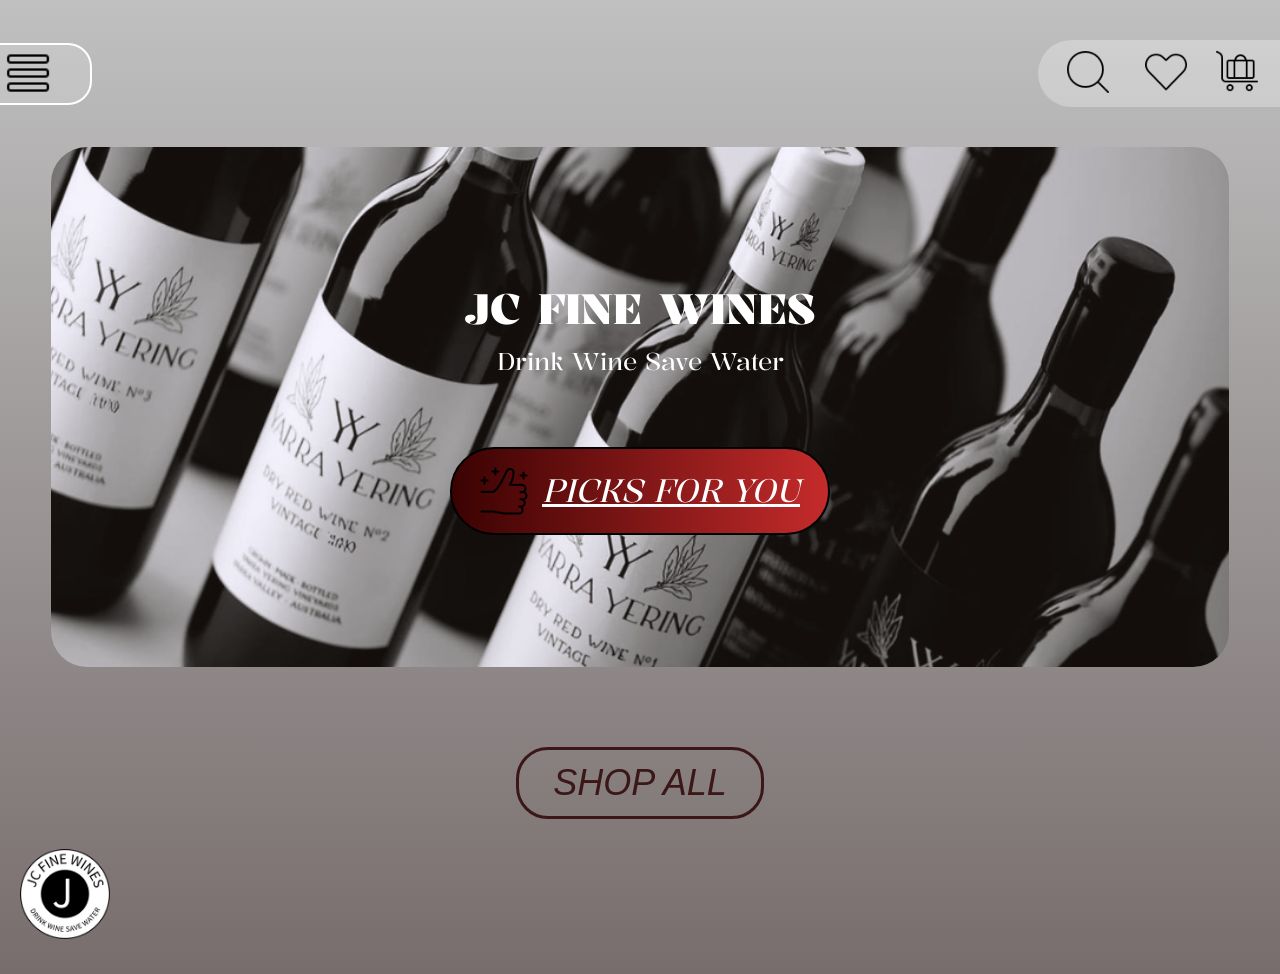
<file: index.html>
<!DOCTYPE html>
<html lang="en">
<head>
    <meta charset="UTF-8">
    <meta name="viewport" content="width=device-width, initial-scale=1.0">
    <title>
        JC Fine Wines
    </title>

    <!-- Kalnia font -->
    <link rel="preconnect" href="https://fonts.googleapis.com">
    <link rel="preconnect" href="https://fonts.gstatic.com" crossorigin>
    <link href="https://fonts.googleapis.com/css2?family=Kalnia:wght@100..700&display=swap" rel="stylesheet">
    
    <link rel="stylesheet" href="website.css">
</head>
<body>
    <!-- two different navigation bar version in differtent version-->
    <header class="mobile-nav">
        <!-- left menu -->
        <a href="filters.html" class="menu">
            <img src="images/menu.png" alt="menu">
        </a>
        <!-- right icons -->
        <!-- using div to collect the 3 icons -->
         <div class="nav-icons">
            <button>
                <img src="images/search.png" alt="search">
            </button>
            <button>
            <img src="images/like.png" alt="like">
            </button>
            <a href="cart.html" class="cart-icon">
                <img src="images/cart.png" alt="cart">
            </a>
         </div>     
    </header>
    
    <!--  main section -->
    <main class="home-page">
        <!-- Hero Section -->
         <section class="hero">
            <!-- text + button -->
            <div class="hero-content">
                <h1>JC FINE WINES</h1>
                <p>Drink Wine Save Water</p>
                <a href="PFUQ1.html" class="primary-btn">
                    <img src="images/thumb.png" alt="thumbup">
                    PICKS FOR YOU
                </a>
            </div>
        </section>

        <!-- Shop Section -->
        <section class="shop">
            <button class="secondary-btn">
                SHOP ALL
            </button>
        </section>
        <footer class="footer-logo">
            <a href="index.html">
            <img src="images/logo.png" alt="JC Fine Wines logo">
            </a>
        </footer>
    </main>
</body>
</html>
</file>
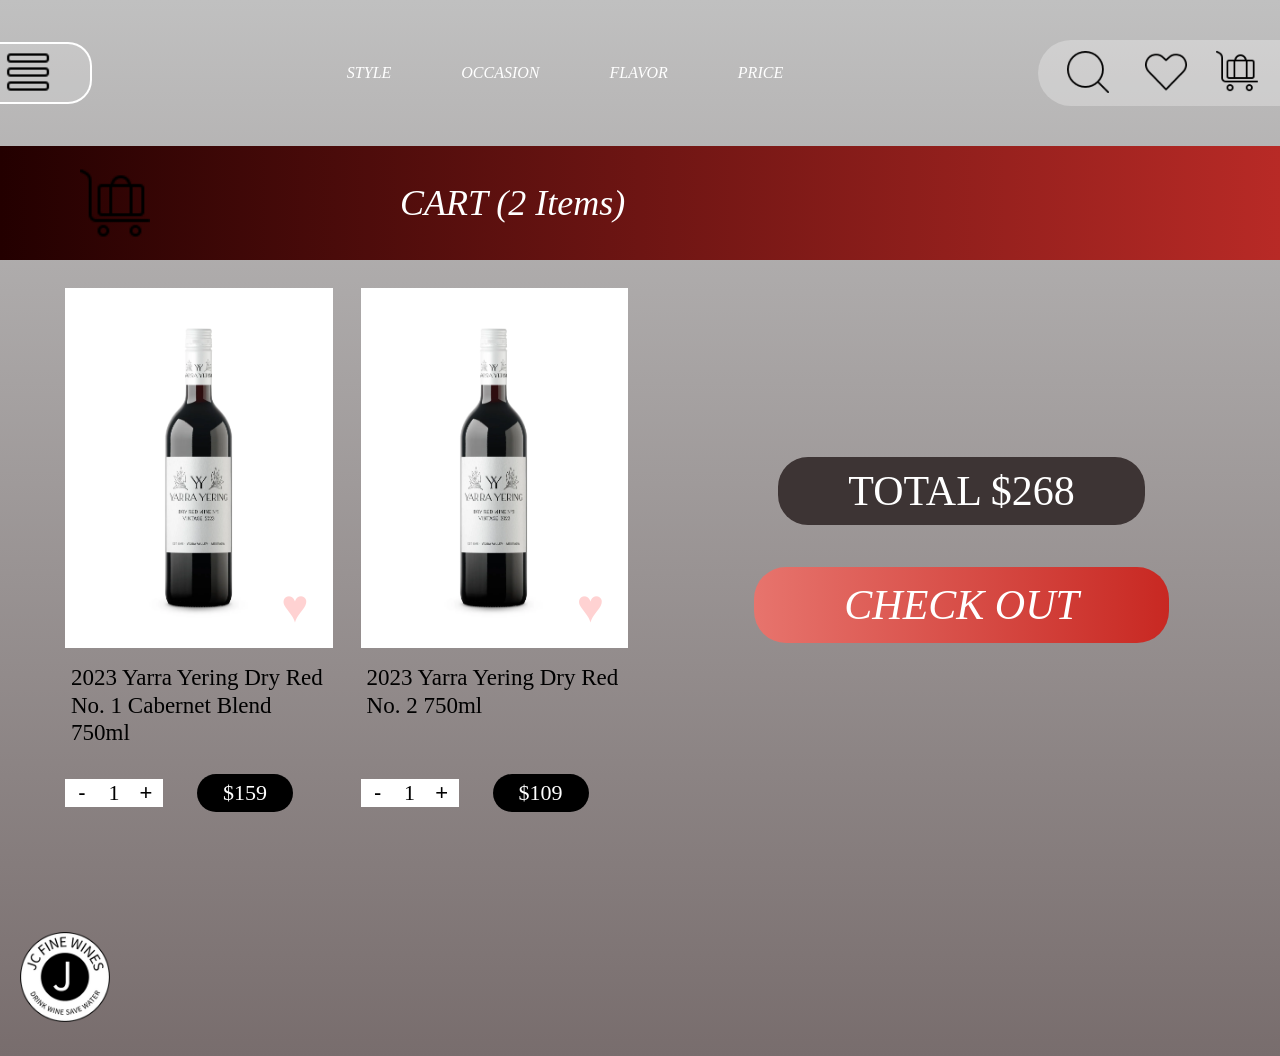
<file: cart.html>
<!DOCTYPE html>
<html lang="en">
<head>
    <meta charset="UTF-8">
    <meta name="viewport" content="width=device-width, initial-scale=1.0">
    <title>Cart</title>

    <link rel="stylesheet" href="website.css">
</head>

<body>
    <header class="mobile-nav">
        <a href="filters.html" class="menu">
            <img src="images/menu.png" alt="filter">
        </a>

        <nav class="desktop-filter-nav">
            <a href="filters.html">STYLE</a>
            <a href="filters.html">OCCASION</a>
            <a href="filters.html">FLAVOR</a>
            <a href="filters.html">PRICE</a>
        </nav>

        <div class="nav-icons">
            <button><img src="images/search.png" alt="search"></button>
            <button><img src="images/like.png" alt="like"></button>
            <a href="cart.html" class="cart-icon">
                <img src="images/cart.png" alt="cart">
            </a>
        </div>
    </header>

    <main class="cart-sec">
        <section class="cart-title-bar">
            <img src="images/cart.png" alt="cart">
            <h1>CART (2 Items) </h1>
        </section>

        <section class="cart-content">
            <div class="cart-items">
                <article class="cart-item">
                    <div class="cart-image-box">
                        <img src="images/2023YarraYeringDryRedNo.1CabernetBlend750ml (1).webp" alt="Yarra Yering wine">
                        <button class="cart-heart">♥</button>
                    </div>

                    <h2>2023 Yarra Yering Dry Red No. 1 Cabernet Blend 750ml</h2>

                    <div class="cart-row">
                        <div class="cart-quantity">
                            <button>-</button>
                            <p>1</p>
                            <button>+</button>
                        </div>

                        <p class="cart-price">$159</p>
                    </div>
                </article>

                <article class="cart-item">
                    <div class="cart-image-box">
                        <img src="images/2023YarraYeringDryRedNo.2 (1).webp" alt="Yarra Yering wine">
                        <button class="cart-heart">♥</button>
                    </div>

                    <h2>2023 Yarra Yering Dry Red No. 2 750ml</h2>

                    <div class="cart-row">
                        <div class="cart-quantity">
                            <button>-</button>
                            <p>1</p>
                            <button>+</button>
                        </div>

                        <p class="cart-price">$109</p>
                    </div>
                </article>
            </div>

            <aside class="cart-summary">
                <p class="cart-total">TOTAL $268</p>
                <a href="checkout.html" class="checkout-btn">CHECK OUT</a>
            </aside>
        </section>
    </main>
    <script src="cart.js"></script>
    <footer class="footer-logo">
            <a href="index.html">
            <img src="images/logo.png" alt="JC Fine Wines logo">
            </a>
        </footer>
</body>
</html>
</file>
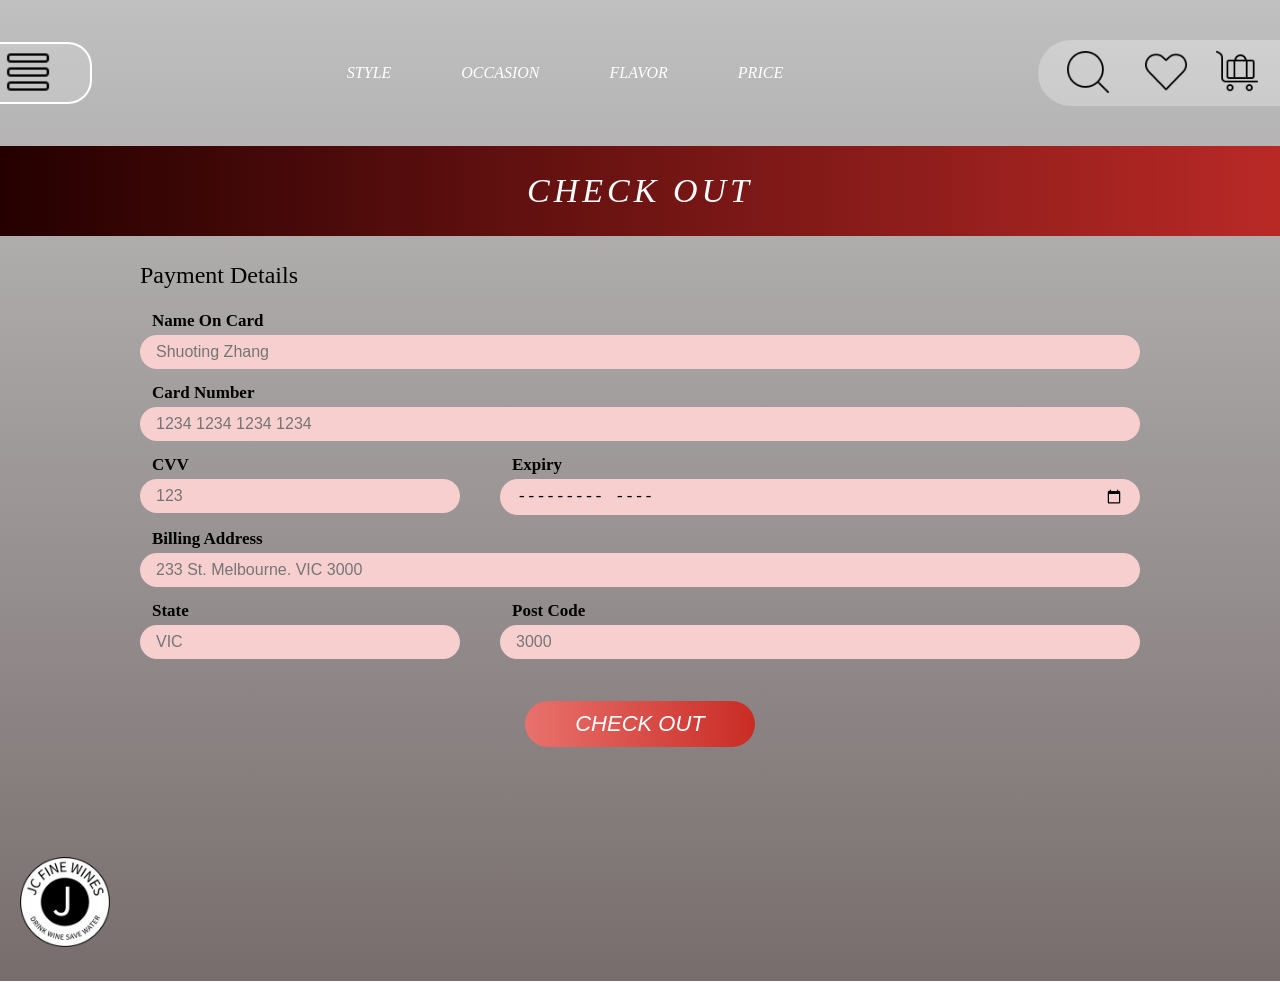
<file: checkout.html>
<!DOCTYPE html>
<html lang="en">
<head>
    <meta charset="UTF-8">
    <meta name="viewport" content="width=device-width, initial-scale=1.0">
    <title>Checkout</title>

    <link rel="stylesheet" href="website.css">
</head>

<body>
    <header class="mobile-nav">
        <a href="filters.html" class="menu">
            <img src="images/menu.png" alt="filter">
        </a>

        <nav class="desktop-filter-nav">
            <a href="filters.html">STYLE</a>
            <a href="filters.html">OCCASION</a>
            <a href="filters.html">FLAVOR</a>
            <a href="filters.html">PRICE</a>
        </nav>

        <div class="nav-icons">
            <button><img src="images/search.png" alt="search"></button>
            <button><img src="images/like.png" alt="like"></button>
            <a href="cart.html" class="cart-icon">
                <img src="images/cart.png" alt="cart">
            </a>
        </div>
    </header>

    <main class="checkout-sec">
        <section class="checkout-title-bar">
            <h1>CHECK OUT</h1>
        </section>

        <form class="checkout-form" action="confirmation.html">
            <h2>Payment Details</h2>

            <label for="card-name">Name On Card</label>
            <input id="card-name" type="text" placeholder="Shuoting Zhang">

            <label for="card-number">Card Number</label>
            <input id="card-number" type="number" placeholder="1234 1234 1234 1234">

            <div class="form-row">
                <div class="small-field">
                    <label for="cvv">CVV</label>
                    <input id="cvv" type="number" placeholder="123">
                </div>

                <div class="large-field">
                    <label for="expiry">Expiry</label>
                    <input id="expiry" type="month" placeholder="01/01/2026">
                </div>
            </div>

            <label for="address">Billing Address</label>
            <input id="address" type="text" placeholder="233 St. Melbourne. VIC 3000">

            <div class="form-row">
                <div class="small-field">
                    <label for="state">State</label>
                    <input id="state" type="text" placeholder="VIC">
                </div>

                <div class="large-field">
                    <label for="postcode">Post Code</label>
                    <input id="postcode" type="number" placeholder="3000">
                </div>
            </div>

            <button class="checkout-submit" type="submit">CHECK OUT</button>
        </form>
    </main>
    <script src="checkout.js"></script>
    <footer class="footer-logo">
            <a href="index.html">
            <img src="images/logo.png" alt="JC Fine Wines logo">
            </a>
        </footer>
</body>
</html>
</file>
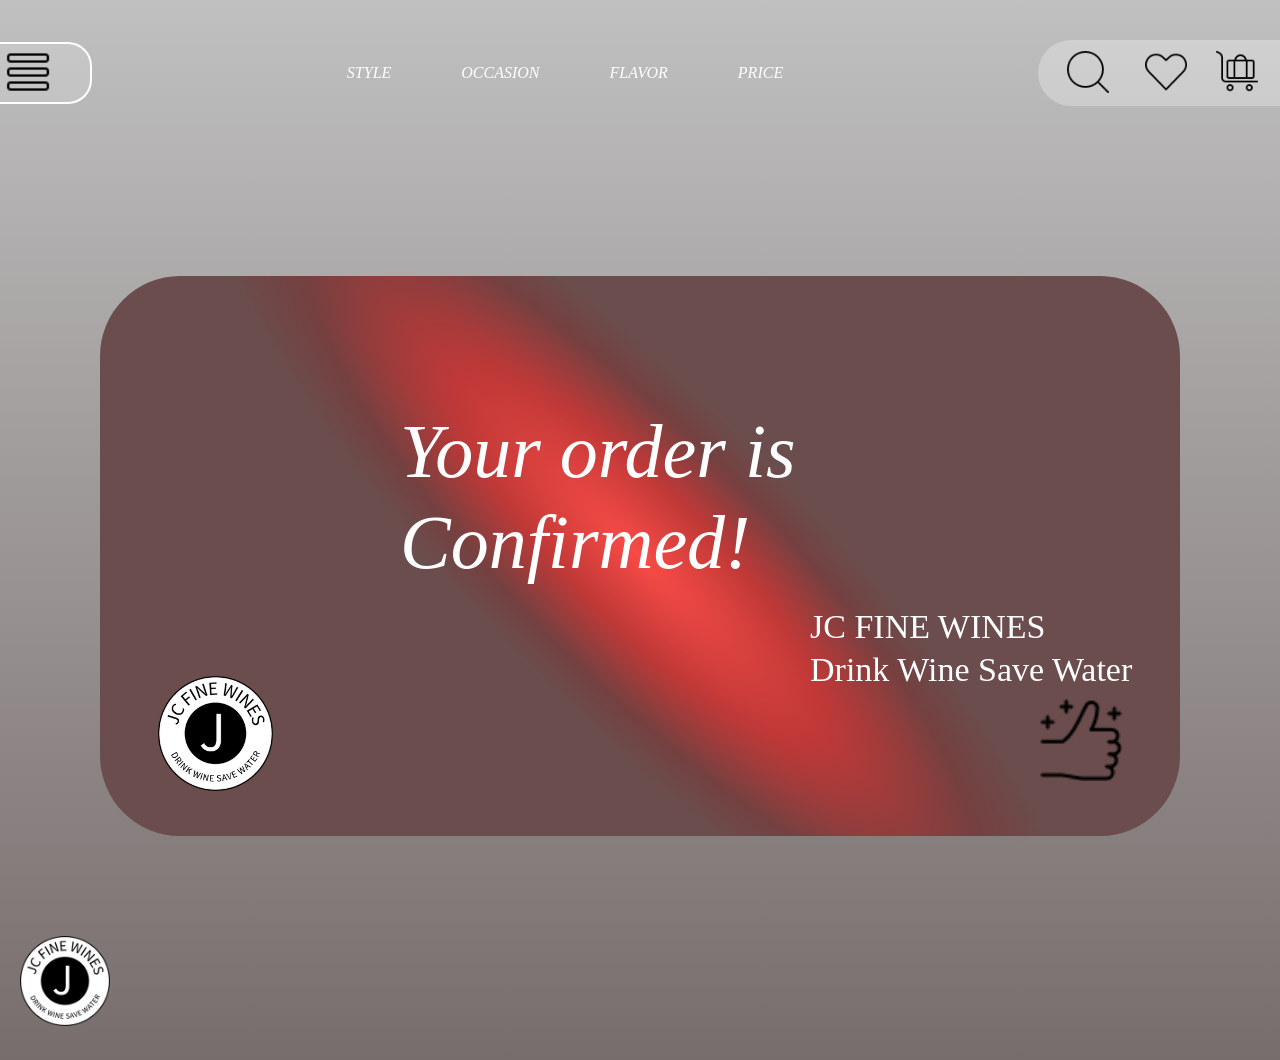
<file: confirmation.html>
<!DOCTYPE html>
<html lang="en">
<head>
    <meta charset="UTF-8">
    <meta name="viewport" content="width=device-width, initial-scale=1.0">
    <title>Order Confirmed</title>

    <link rel="stylesheet" href="website.css">
</head>

<body>
    <header class="mobile-nav">
        <a href="filters.html" class="menu">
            <img src="images/menu.png" alt="filter">
        </a>

        <nav class="desktop-filter-nav">
            <a href="filters.html">STYLE</a>
            <a href="filters.html">OCCASION</a>
            <a href="filters.html">FLAVOR</a>
            <a href="filters.html">PRICE</a>
        </nav>

        <div class="nav-icons">
            <button><img src="images/search.png" alt="search"></button>
            <button><img src="images/like.png" alt="like"></button>
            <a href="cart.html" class="cart-icon">
                <img src="images/cart.png" alt="cart">
            </a>        
        </div>
    </header>

    <main class="confirmation-sec">
        <section class="confirmation-card">
            <img
                class="confirm-logo"
                src="images/logo.png"
                alt="JC Fine Wines logo"
            >

            <div class="confirmation-glow"></div>

            <div class="confirmation-text">
                <h1>Your order is 
                    <br>Confirmed!</h1>

                <p>
                    JC FINE WINES
                    <br>
                    Drink Wine Save Water
                </p>
            </div>

            <img
                class="confirm-thumb"
                src="images/thumb.png"
                alt="thumb up"
            >
        </section>
    </main>
    <footer class="footer-logo">
            <a href="index.html">
            <img src="images/logo.png" alt="JC Fine Wines logo">
            </a>
    </footer>
</body>
</html>
</file>
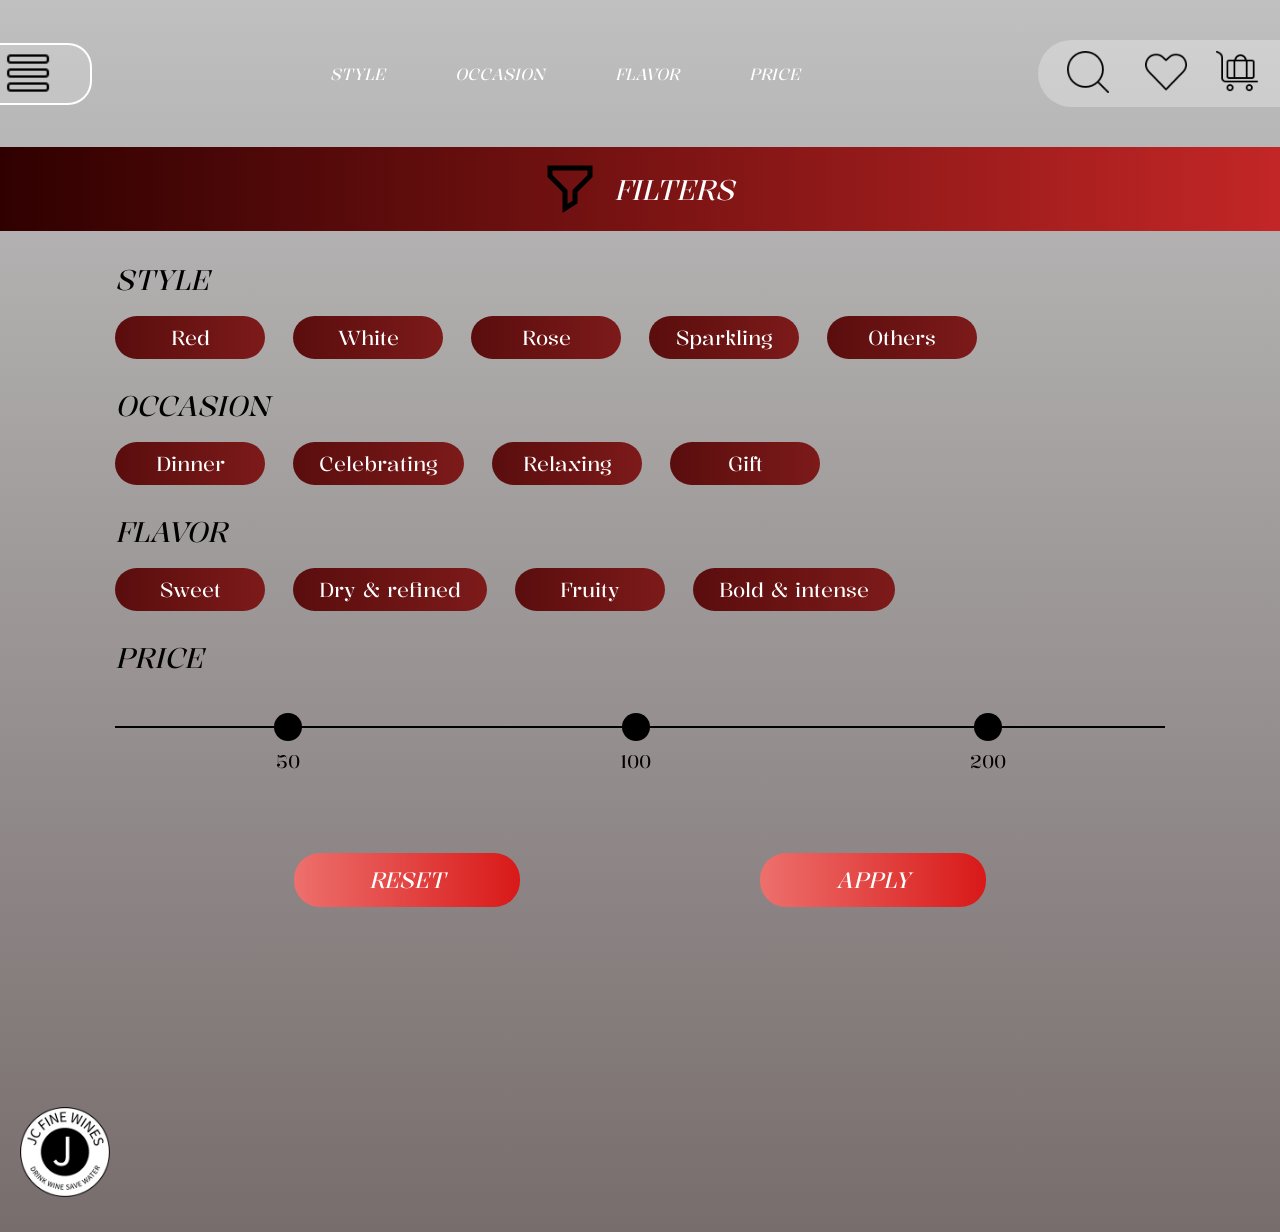
<file: filters.html>
<!DOCTYPE html>
<html lang="en">
<head>
    <meta charset="UTF-8">
    <meta name="viewport" content="width=device-width, initial-scale=1.0">
    <title>Filters</title>

    <!-- Kalnia font -->
    <link rel="preconnect" href="https://fonts.googleapis.com">
    <link rel="preconnect" href="https://fonts.gstatic.com" crossorigin>
    <link href="https://fonts.googleapis.com/css2?family=Kalnia:wght@100..700&display=swap" rel="stylesheet">

    <link rel="stylesheet" href="website.css">
</head>

<body>
    <header class="mobile-nav">
        <a href="filters.html" class="menu">
            <img src="images/menu.png" alt="filter">
        </a>

        <nav class="desktop-filter-nav">
            <a href="#">STYLE</a>
            <a href="#">OCCASION</a>
            <a href="#">FLAVOR</a>
            <a href="#">PRICE</a>
        </nav>

        <div class="nav-icons">
            <button>
                <img src="images/search.png" alt="search">
            </button>
            <button>
                <img src="images/like.png" alt="like">
            </button>
            <a href="cart.html" class="cart-icon">
                <img src="images/cart.png" alt="cart">
            </a>
        </div>
    </header>

    <main class="filters-sec">
        <section class="filter-title-bar">
            <img src="images/filter.svg" alt="filter">
            <h1>FILTERS</h1>
        </section>

        <section class="filter-panel">
            <div class="filter-group">
                <h2>STYLE</h2>

                <div class="filter-options">
                    <button>Red</button>
                    <button>White</button>
                    <button>Rose</button>
                    <button>Sparkling</button>
                    <button>Others</button>
                </div>
            </div>

            <div class="filter-group">
                <h2>OCCASION</h2>

                <div class="filter-options">
                    <button>Dinner</button>
                    <button>Celebrating</button>
                    <button>Relaxing</button>
                    <button>Gift</button>
                </div>
            </div>

            <div class="filter-group">
                <h2>FLAVOR</h2>

                <div class="filter-options">
                    <button>Sweet</button>
                    <button>Dry & refined</button>
                    <button>Fruity</button>
                    <button>Bold & intense</button>
                </div>
            </div>

            <div class="filter-group">
                <h2>PRICE</h2>

                <div class="price-line">
                    <div class="price-point">
                        <span></span>
                        <p>50</p>
                    </div>

                    <div class="price-point">
                        <span></span>
                        <p>100</p>
                    </div>

                    <div class="price-point">
                        <span></span>
                        <p>200</p>
                    </div>
                </div>
            </div>

            <div class="filter-actions">
                <a href="filters.html" class="reset-btn">RESET</a>
                <a href="picks-results.html" class="apply-btn">APPLY</a>
            </div>
        </section>
    </main>

    <footer class="footer-logo">
            <a href="index.html">
            <img src="images/logo.png" alt="JC Fine Wines logo">
            </a>
    </footer>
    <script src="filters.js"></script>
</body>
</html>
</file>
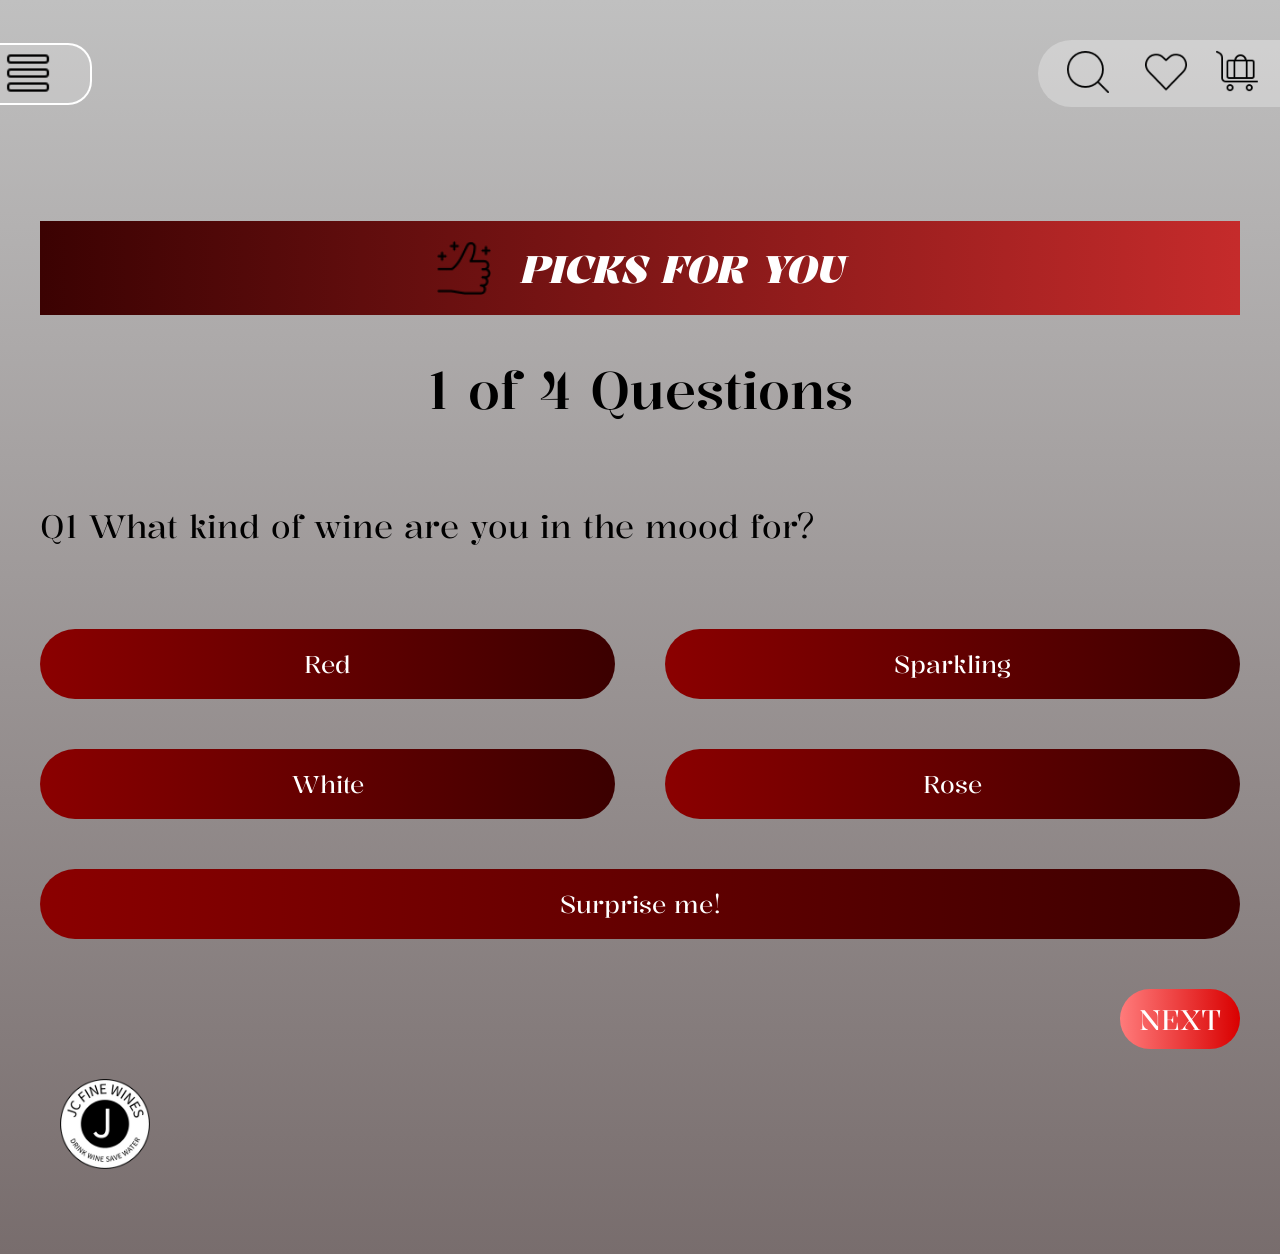
<file: PFUQ1.html>
<!DOCTYPE html>
<html lang="en">
<head>
    <meta charset="UTF-8">
    <meta name="viewport" content="width=device-width, initial-scale=1.0">
    <title>
        Picks For You - Question 1
    </title>

    <!-- Kalnia font -->
    <link rel="preconnect" href="https://fonts.googleapis.com">
    <link rel="preconnect" href="https://fonts.gstatic.com" crossorigin>
    <link href="https://fonts.googleapis.com/css2?family=Kalnia:wght@100..700&display=swap" rel="stylesheet">
    
    <link rel="stylesheet" href="website.css">
</head>
<body>
    <!-- two different navigation bar version in differtent version-->
    <header class="mobile-nav">
        <!-- left menu -->
        <a href="filters.html" class="menu filter-link">
            <img src="images/menu.png" alt="menu">
        </a>
        <!-- right icons -->
        <!-- using div to collect the 3 icons -->
         <div class="nav-icons">
            <button>
                <img src="images/search.png" alt="search">
            </button>
            <button>
            <img src="images/like.png" alt="like">
            </button>
            <a href="cart.html" class="cart-icon">
                <img src="images/cart.png" alt="cart">
            </a>
         </div>     
    </header>
    
    <!--  main section -->
    <main class="question-sec">
        <!-- picks banner -->
        <section class="picks-banner">
        <img src="images/thumb.png" alt="thumbup">
        <h1>PICKS FOR YOU</h1>
        </section>

         <h2> 1 of 4 Questions </h2>
         <p class="question">
            Q1 What kind of wine are you in the mood for?
         </p>
            <!-- text + button -->
            <div class="answer-grid">
                <button class="answer-button"> Red </button>
                <button class="answer-button"> Sparkling </button>
                <button class="answer-button"> White </button>
                <button class="answer-button"> Rose </button>
            </div>
            <button class="answer-button"> Surprise me! </button>
            <a href="PFUQ2.html" class="next-btn">NEXT</a>
        </section>
        <!-- footer logo -->

    <footer class="footer-logo">
            <a href="index.html">
            <img src="images/logo.png" alt="JC Fine Wines logo">
            </a>
    </footer>
    <script src="question.js"></script>
</body>
</html>
</file>
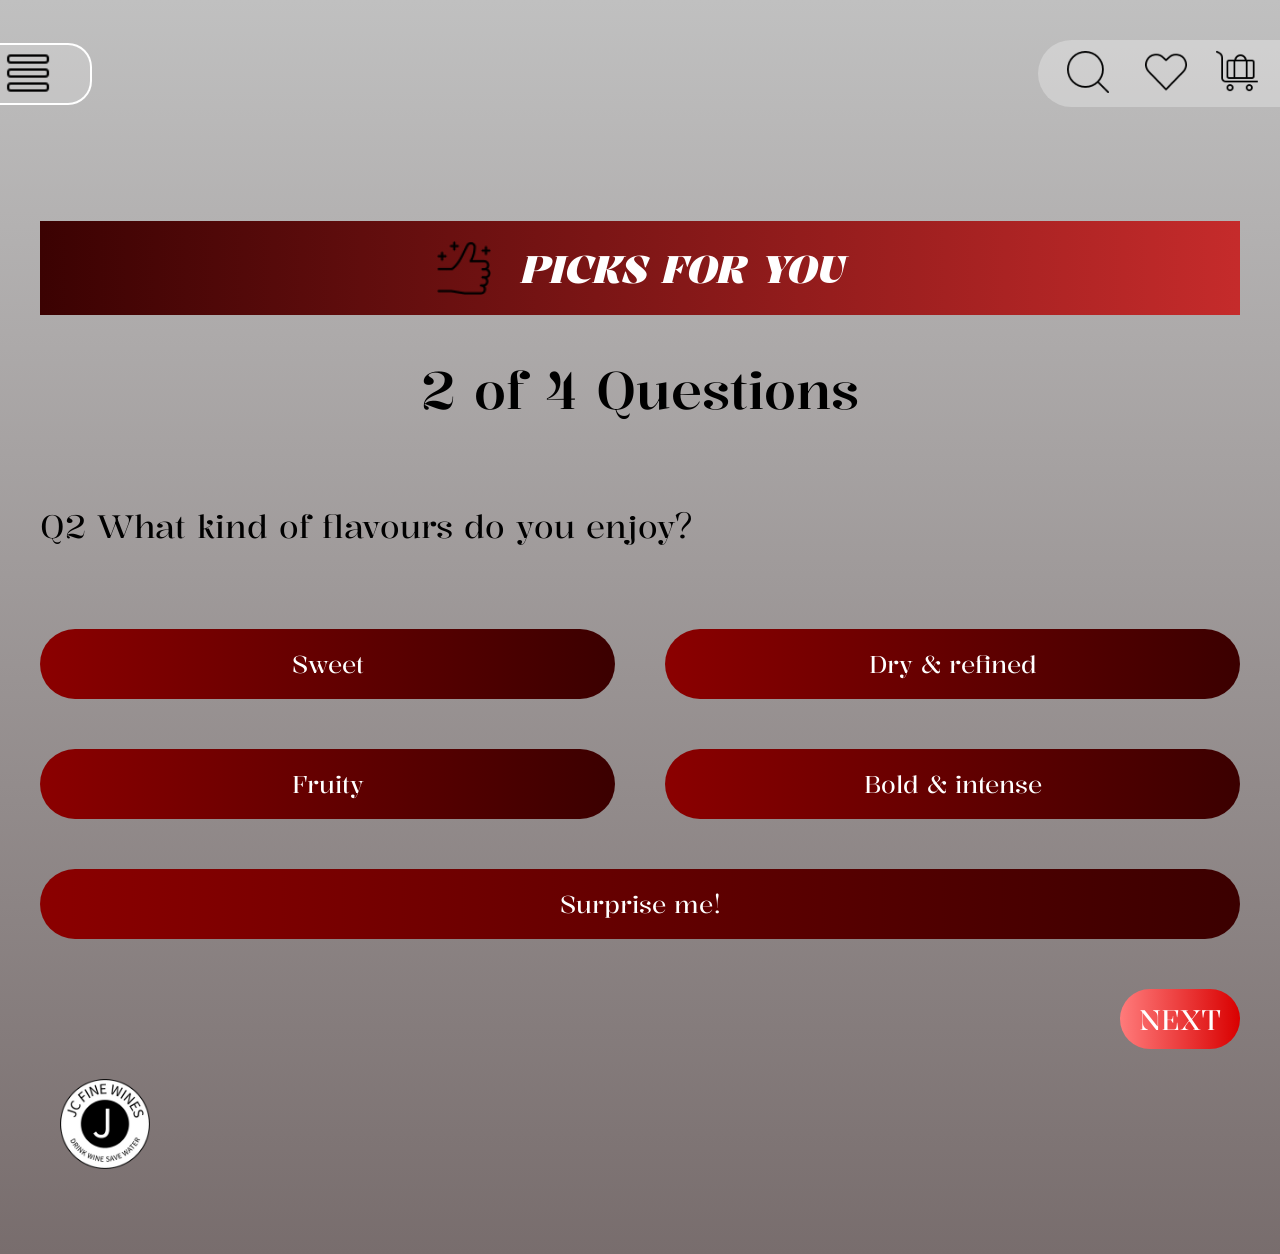
<file: PFUQ2.html>
<!DOCTYPE html>
<html lang="en">
<head>
    <meta charset="UTF-8">
    <meta name="viewport" content="width=device-width, initial-scale=1.0">
    <title>
        Picks For You - Question 2
    </title>

    <!-- Kalnia font -->
    <link rel="preconnect" href="https://fonts.googleapis.com">
    <link rel="preconnect" href="https://fonts.gstatic.com" crossorigin>
    <link href="https://fonts.googleapis.com/css2?family=Kalnia:wght@100..700&display=swap" rel="stylesheet">
    
    <link rel="stylesheet" href="website.css">
</head>
<body>
    <!-- two different navigation bar version in differtent version-->
    <header class="mobile-nav">
        <!-- left menu -->
        <a href="filters.html" class="menu filter-link">
            <img src="images/menu.png" alt="menu">
        </a>
        <!-- right icons -->
        <!-- using div to collect the 3 icons -->
         <div class="nav-icons">
            <button>
                <img src="images/search.png" alt="search">
            </button>
            <button>
            <img src="images/like.png" alt="like">
            </button>
            <a href="cart.html" class="cart-icon">
                <img src="images/cart.png" alt="cart">
            </a>
         </div>     
    </header>
    
    <!--  main section -->
    <main class="question-sec">
        <!-- picks banner -->
        <section class="picks-banner">
        <img src="images/thumb.png" alt="thumbup">
        <h1>PICKS FOR YOU</h1>
        </section>
        <!-- Hero Section -->
         <h2> 2 of 4 Questions </h2>
         <p class="question">
            Q2 What kind of flavours do you enjoy?
         </p>
            <!-- text + button -->
            <div class="answer-grid">
                <button class="answer-button"> Sweet </button>
                <button class="answer-button"> Dry & refined </button>
                <button class="answer-button"> Fruity </button>
                <button class="answer-button"> Bold & intense </button>
            </div>
            <button class="answer-button"> Surprise me! </button>
            <a href="PFUQ3.html" class="next-btn">NEXT</a>
        </section>
        <!-- footer logo -->

        <footer class="footer-logo">
            <a href="index.html">
            <img src="images/logo.png" alt="JC Fine Wines logo">
            </a>
        </footer>
    <script src="question.js"></script>
</body>
</html>
</file>
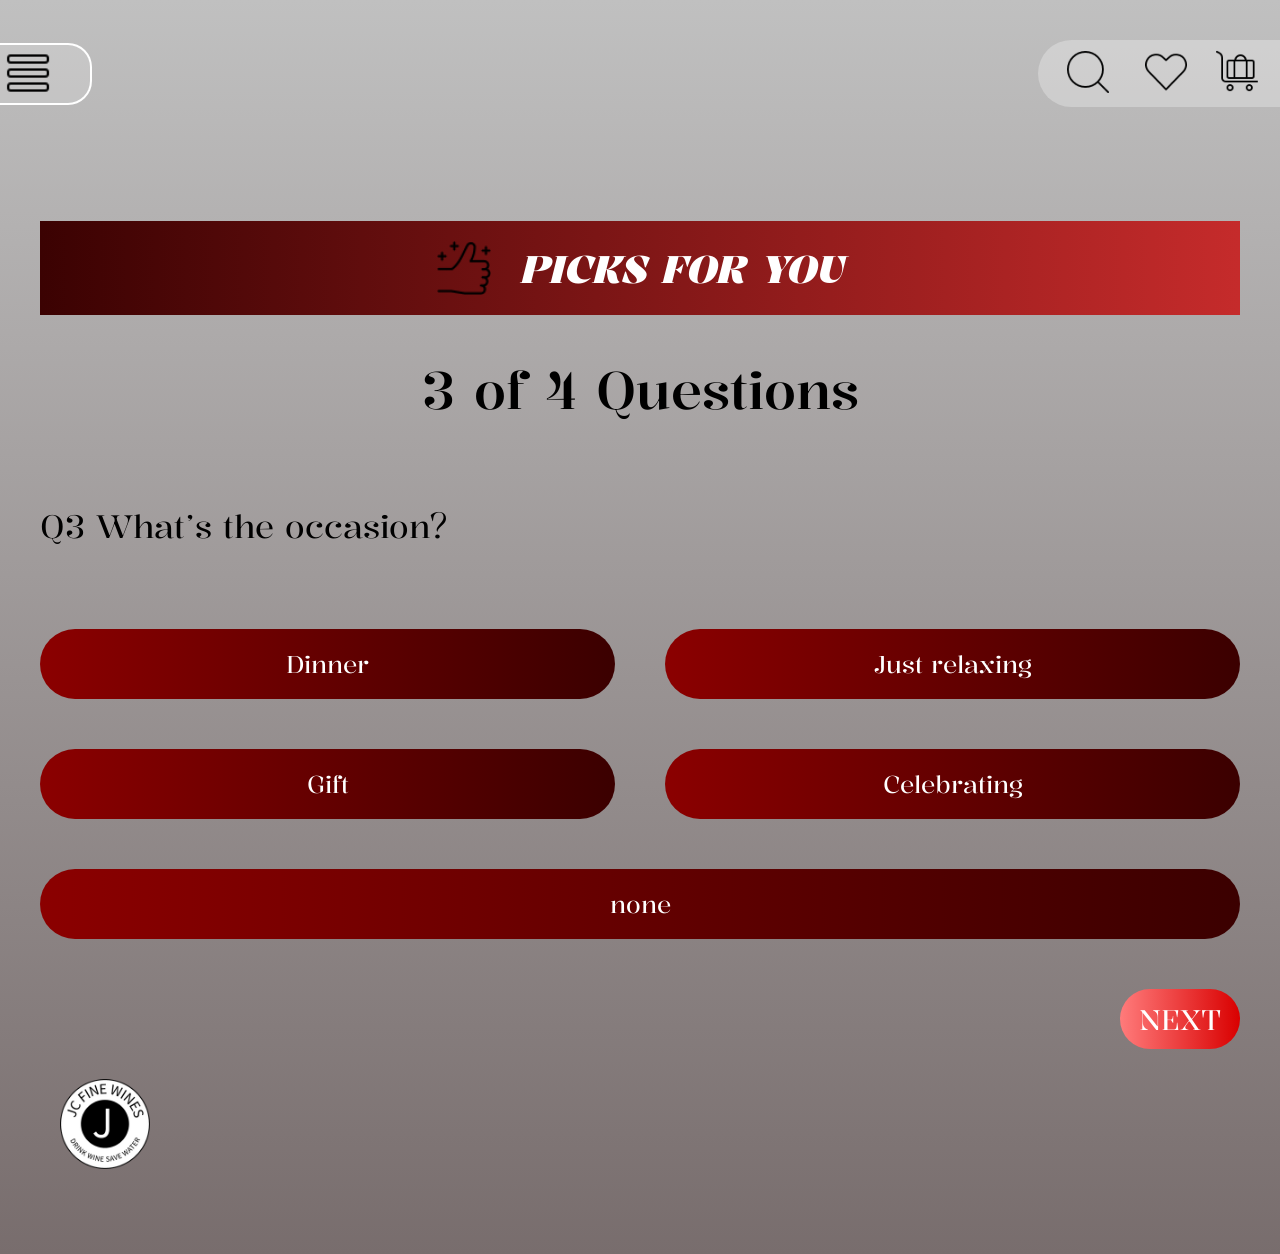
<file: PFUQ3.html>
<!DOCTYPE html>
<html lang="en">
<head>
    <meta charset="UTF-8">
    <meta name="viewport" content="width=device-width, initial-scale=1.0">
    <title>
        Picks For You - Question 3
    </title>

    <!-- Kalnia font -->
    <link rel="preconnect" href="https://fonts.googleapis.com">
    <link rel="preconnect" href="https://fonts.gstatic.com" crossorigin>
    <link href="https://fonts.googleapis.com/css2?family=Kalnia:wght@100..700&display=swap" rel="stylesheet">
    
    <link rel="stylesheet" href="website.css">
</head>
<body>
    <!-- two different navigation bar version in differtent version-->
    <header class="mobile-nav">
        <!-- left menu -->
        <a href="filters.html" class="menu filter-link">
            <img src="images/menu.png" alt="menu">
        </a>
        <!-- right icons -->
        <!-- using div to collect the 3 icons -->
         <div class="nav-icons">
            <button>
                <img src="images/search.png" alt="search">
            </button>
            <button>
            <img src="images/like.png" alt="like">
            </button>
            <a href="cart.html" class="cart-icon">
                <img src="images/cart.png" alt="cart">
            </a>
         </div>     
    </header>
    
    <!--  main section -->
    <main class="question-sec">
        <!-- picks banner -->
        <section class="picks-banner">
        <img src="images/thumb.png" alt="thumbup">
        <h1>PICKS FOR YOU</h1>
        </section>
        <!-- Hero Section -->
         <h2> 3 of 4 Questions </h2>
         <p class="question">
            Q3 What’s the occasion?
         </p>
            <!-- text + button -->
            <div class="answer-grid">
                <button class="answer-button"> Dinner </button>
                <button class="answer-button"> Just relaxing </button>
                <button class="answer-button">  Gift </button>
                <button class="answer-button"> Celebrating </button>
            </div>
            <button class="answer-button"> none </button>
            <a href="PFUQ4.html" class="next-btn">NEXT</a>
        </section>
        <!-- footer logo -->

        <footer class="footer-logo">
            <a href="index.html">
            <img src="images/logo.png" alt="JC Fine Wines logo">
            </a>
        </footer>
        <script src="question.js"></script>
</body>
</html>
</file>
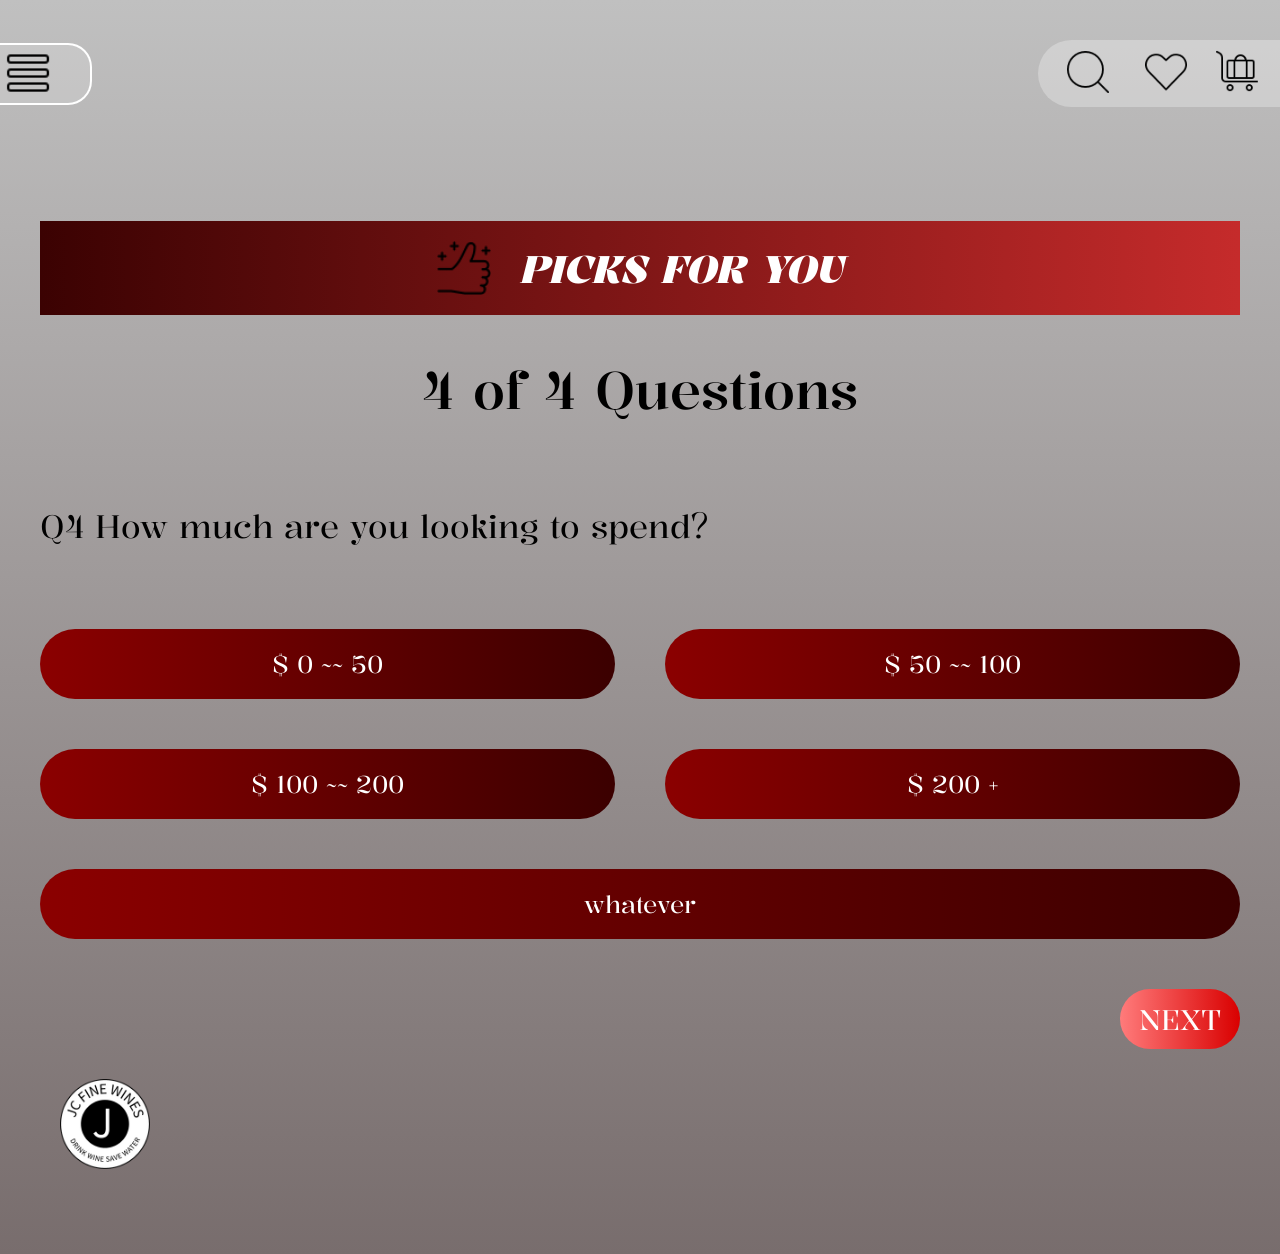
<file: PFUQ4.html>
<!DOCTYPE html>
<html lang="en">
<head>
    <meta charset="UTF-8">
    <meta name="viewport" content="width=device-width, initial-scale=1.0">
    <title>
        Picks For You - Question 4
    </title>

    <!-- Kalnia font -->
    <link rel="preconnect" href="https://fonts.googleapis.com">
    <link rel="preconnect" href="https://fonts.gstatic.com" crossorigin>
    <link href="https://fonts.googleapis.com/css2?family=Kalnia:wght@100..700&display=swap" rel="stylesheet">
    
    <link rel="stylesheet" href="website.css">
</head>
<body>
    <!-- two different navigation bar version in differtent version-->
    <header class="mobile-nav">
        <!-- left menu -->
        <a href="filters.html" class="menu filter-link">
            <img src="images/menu.png" alt="menu">
        </a>
        <!-- right icons -->
        <!-- using div to collect the 3 icons -->
         <div class="nav-icons">
            <button>
                <img src="images/search.png" alt="search">
            </button>
            <button>
            <img src="images/like.png" alt="like">
            </button>
            <a href="cart.html" class="cart-icon">
                <img src="images/cart.png" alt="cart">
            </a>
         </div>     
    </header>
    
    <!--  main section -->
    <main class="question-sec">
        <!-- picks banner  -->
        <section class="picks-banner">
        <img src="images/thumb.png" alt="thumbup">
        <h1>PICKS FOR YOU</h1>
        </section>
         <h2> 4 of 4 Questions </h2>
         <p class="question">
            Q4 How much are you looking to spend?         
        </p>
            <!-- text + button -->
            <div class="answer-grid">
                <button class="answer-button">  $  0  ~~  50 </button>
                <button class="answer-button"> $ 50 ~~ 100 </button>
                <button class="answer-button">  $ 100 ~~ 200 </button>
                <button class="answer-button"> $ 200 + </button>
            </div>
            <button class="answer-button"> whatever </button>
            <a href="picks-results.html" class="next-btn">NEXT</a>
        </section>
        <!-- footer logo -->

        <footer class="footer-logo">
            <a href="index.html">
            <img src="images/logo.png" alt="JC Fine Wines logo">
            </a>
        </footer>
        <script src="question.js"></script>
</body>
</html>
</file>
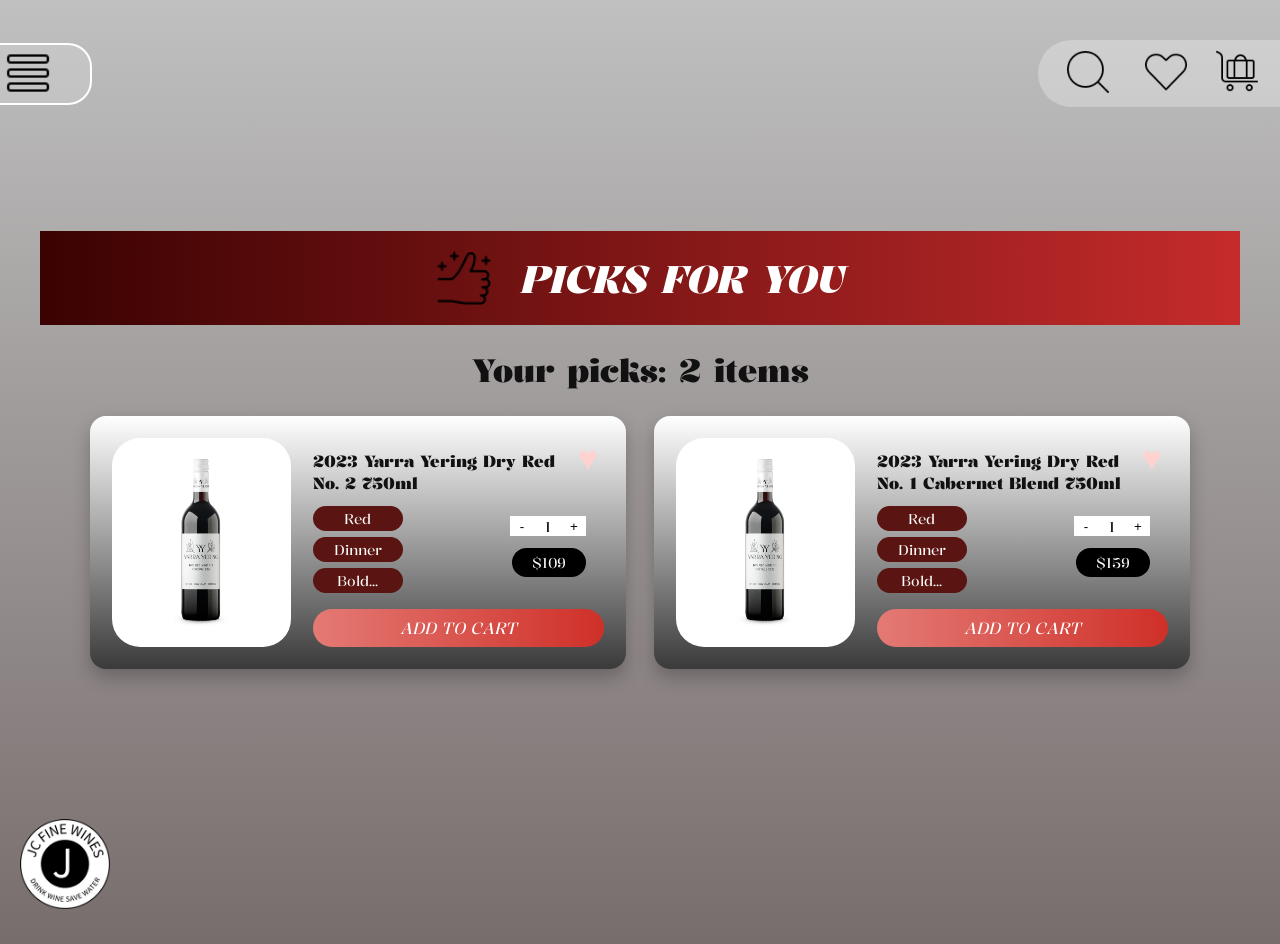
<file: picks-results.html>
<!DOCTYPE html>
<html lang="en">
<head>
    <meta charset="UTF-8">
    <meta name="viewport" content="width=device-width, initial-scale=1.0">
    <title>Picks For You - Results</title>

    <!-- Kalnia font -->
    <link rel="preconnect" href="https://fonts.googleapis.com">
    <link rel="preconnect" href="https://fonts.gstatic.com" crossorigin>
    <link href="https://fonts.googleapis.com/css2?family=Kalnia:wght@100..700&display=swap" rel="stylesheet">

    <link rel="stylesheet" href="website.css">
</head>

<body>
    <header class="mobile-nav">
        <a href="filters.html" class="menu">
            <img src="images/menu.png" alt="menu">
        </a>

        <div class="nav-icons">
            <button>
                <img src="images/search.png" alt="search">
            </button>
            <button>
                <img src="images/like.png" alt="like">
            </button>
            <a href="cart.html" class="cart-icon">
                <img src="images/cart.png" alt="cart">
            </a>
        </div>
    </header>

    <main class="results-sec">
        <section class="picks-banner">
            <img src="images/thumb.png" alt="thumb up">
            <h1>PICKS FOR YOU</h1>
        </section>

        <h2>Your picks: 2 items</h2>

        <section class="product-grid">
            <article class="product-card">
                <div class="product-image-box">
                    <a href="product-detail.html">
                        <img src="images/2023YarraYeringDryRedNo.2 (1).webp" alt="Yarra Yering Dry Red Wine">
                    </a>
                </div>

                <div class="product-info">
                    <button class="heart-btn">♥</button>

                    <h3>2023 Yarra Yering Dry Red No. 2 750ml</h3>

                    <div class="tag-row">
                        <span>Red</span>
                        <span>Dinner</span>
                        <span>Bold...</span>
                    </div>

                    <div class="quantity-row">
                        <button>-</button>
                        <p>1</p>
                        <button>+</button>
                    </div>

                    <p class="price">$109</p>

                    <a href="cart.html" class="add-cart-btn">ADD TO CART</a>
                </div>
            </article>

            <article class="product-card">
                <div class="product-image-box">
                    <a href="product-detail1.html">
                        <img src="images/2023YarraYeringDryRedNo.1CabernetBlend750ml (1).webp" alt="Yarra Yering Dry Red Wine">
                    </a>
                </div>

                <div class="product-info">
                    <button class="heart-btn">♥</button>

                    <h3>2023 Yarra Yering Dry Red No. 1 Cabernet Blend 750ml</h3>

                    <div class="tag-row">
                        <span>Red</span>
                        <span>Dinner</span>
                        <span>Bold...</span>
                    </div>

                    <div class="quantity-row">
                        <button>-</button>
                        <p>1</p>
                        <button>+</button>
                    </div>

                    <p class="price">$159</p>

                    <a href="cart.html" class="add-cart-btn">ADD TO CART</a>
                </div>
            </article>
        </section>
    </main>

    <footer class="footer-logo">
        <a href="index.html">
        <img src="images/logo.png" alt="JC Fine Wines logo">
        </a>
    </footer>
    <script src="results.js"></script>
</body>
</html>
</file>
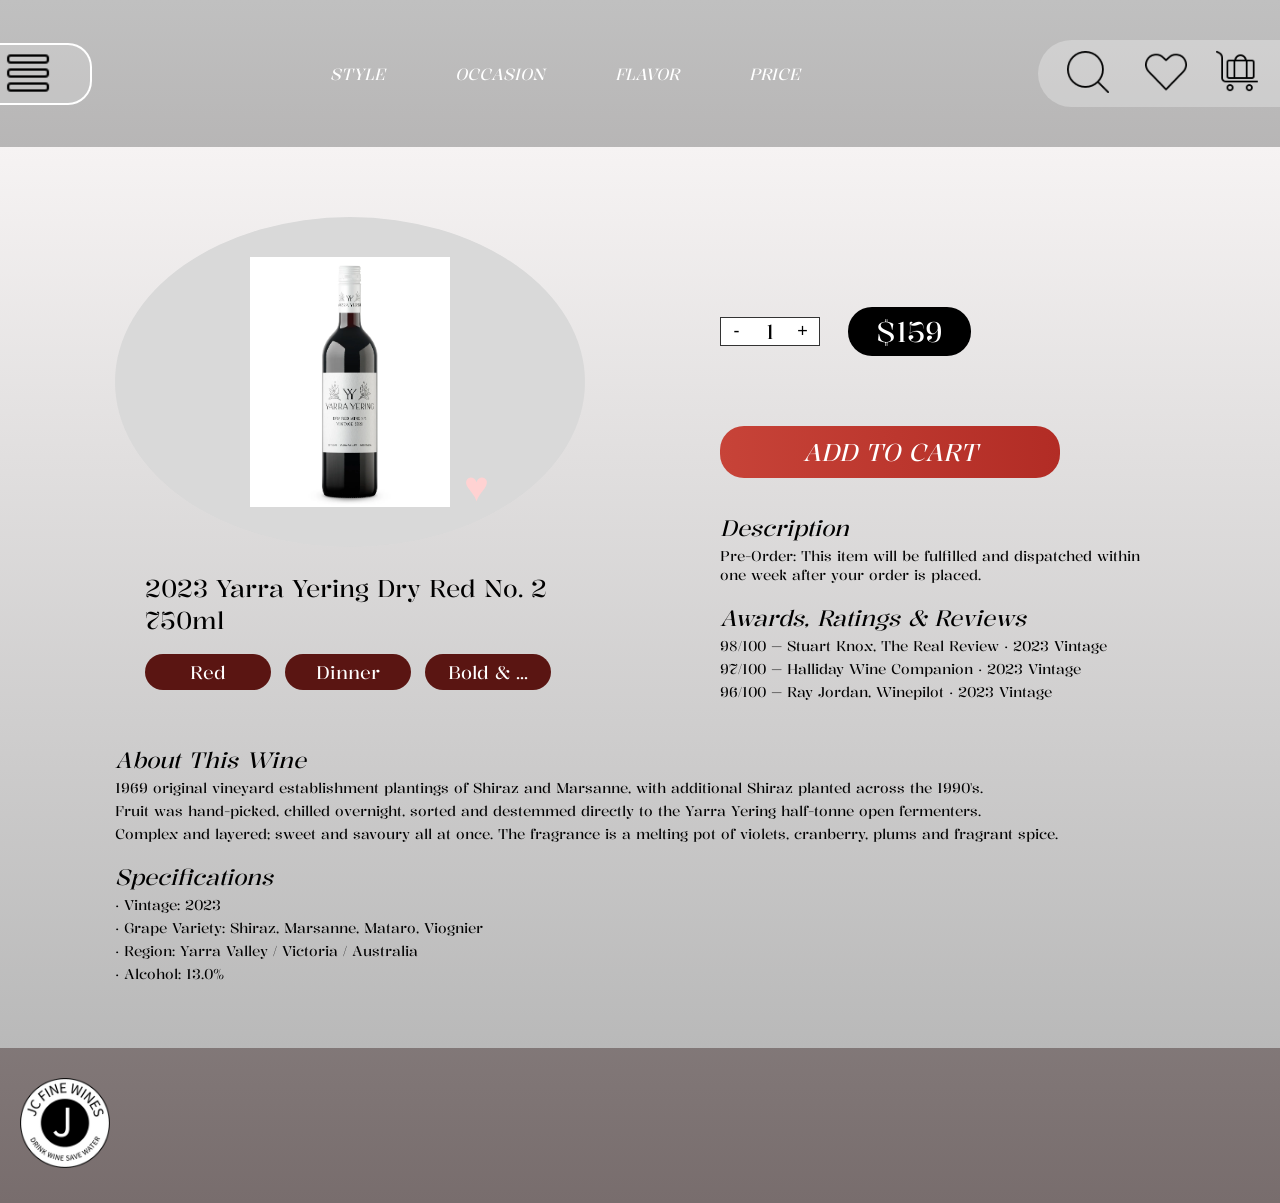
<file: product-detail.html>
<!DOCTYPE html>
<html lang="en">
<head>
    <meta charset="UTF-8">
    <meta name="viewport" content="width=device-width, initial-scale=1.0">
    <title>Product Detail</title>

    <link rel="preconnect" href="https://fonts.googleapis.com">
    <link rel="preconnect" href="https://fonts.gstatic.com" crossorigin>
    <link href="https://fonts.googleapis.com/css2?family=Kalnia:wght@100..700&display=swap" rel="stylesheet">

    <link rel="stylesheet" href="website.css">
</head>

<body>
    <header class="mobile-nav">
        <a href="filters.html" class="menu">
            <img src="images/menu.png" alt="filter">
        </a>

        <nav class="desktop-filter-nav">
            <a href="filters.html">STYLE</a>
            <a href="filters.html">OCCASION</a>
            <a href="filters.html">FLAVOR</a>
            <a href="filters.html">PRICE</a>
        </nav>

        <div class="nav-icons">
            <button>
                <img src="images/search.png" alt="search">
            </button>
            <button>
                <img src="images/like.png" alt="like">
            </button>
            <a href="cart.html" class="cart-icon">
                <img src="images/cart.png" alt="cart">
            </a>
        </div>
    </header>

    <main class="detail-sec">
        <section class="detail-top">
            <div class="detail-left">
                <div class="detail-image-circle">
                    <img src="images/2023YarraYeringDryRedNo.1CabernetBlend750ml (1).webp" alt="Yarra Yering Dry Red Wine">
                    <button class="detail-heart">♥</button>
                </div>

                <h1>2023 Yarra Yering Dry Red No. 2 750ml</h1>

                <div class="detail-tags">
                    <span>Red</span>
                    <span>Dinner</span>
                    <span>Bold & ...</span>
                </div>
            </div>

            <div class="detail-right">
                <div class="detail-buy-row">
                    <div class="detail-quantity">
                        <button>-</button>
                        <p>1</p>
                        <button>+</button>
                    </div>

                    <p class="detail-price">$159</p>
                </div>

                <a href="cart.html" class="detail-cart-btn">ADD TO CART</a>

                <section class="short-description">
                    <h2>Description</h2>
                    <p>
                        Pre-Order: This item will be fulfilled and dispatched within
                        one week after your order is placed.
                    </p>
                </section>

                <section class="rating-text">
                    <h2>Awards, Ratings & Reviews</h2>
                    <p>
                        98/100 — Stuart Knox, The Real Review · 2023 Vintage
                    </p>
                    <p>
                        97/100 — Halliday Wine Companion · 2023 Vintage
                    </p>
                    <p>
                        96/100 — Ray Jordan, Winepilot · 2023 Vintage
                    </p>
                </section>
            </div>
        </section>

        <section class="wine-info">
            <h2>About This Wine</h2>
            <p>
                1969 original vineyard establishment plantings of Shiraz and Marsanne,
                with additional Shiraz planted across the 1990's.
            </p>
            <p>
                Fruit was hand-picked, chilled overnight, sorted and destemmed directly
                to the Yarra Yering half-tonne open fermenters.
            </p>
            <p>
                Complex and layered; sweet and savoury all at once. The fragrance is a
                melting pot of violets, cranberry, plums and fragrant spice.
            </p>

            <h2>Specifications</h2>
            <p>· Vintage: 2023</p>
            <p>· Grape Variety: Shiraz, Marsanne, Mataro, Viognier</p>
            <p>· Region: Yarra Valley / Victoria / Australia</p>
            <p>· Alcohol: 13.0%</p>
        </section>
    </main>
    <footer class="footer-logo">
        <a href="index.html">
        <img src="images/logo.png" alt="JC Fine Wines logo">
        </a>
    </footer>
</body>
</html>
</file>
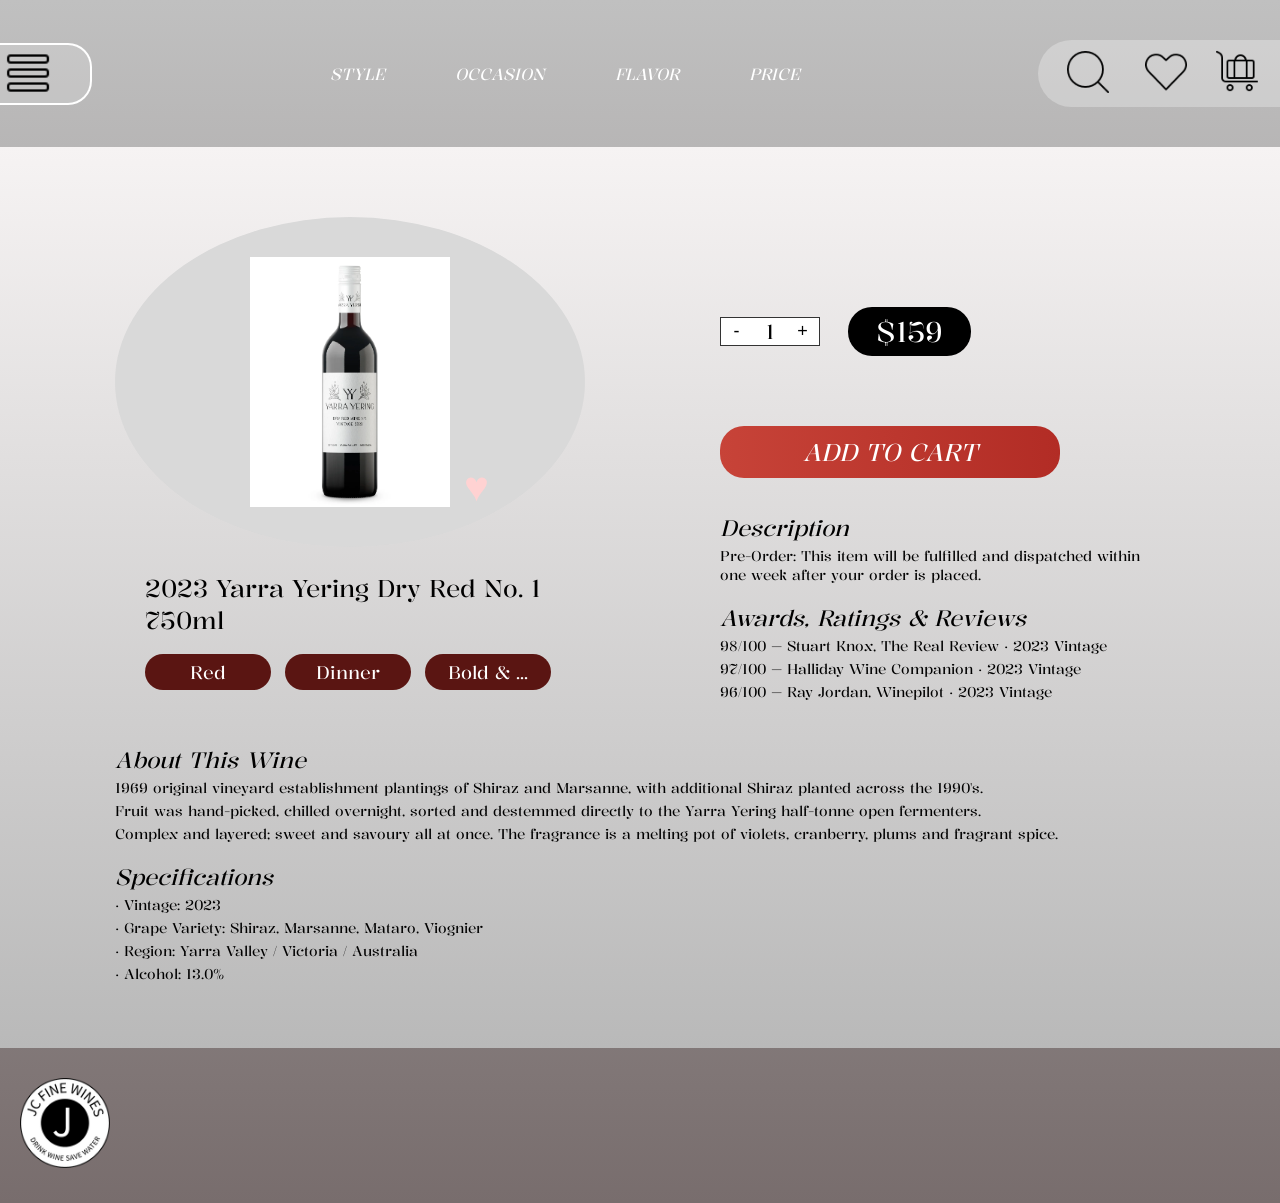
<file: product-detail1.html>
<!DOCTYPE html>
<html lang="en">
<head>
    <meta charset="UTF-8">
    <meta name="viewport" content="width=device-width, initial-scale=1.0">
    <title>Product Detail</title>

    <link rel="preconnect" href="https://fonts.googleapis.com">
    <link rel="preconnect" href="https://fonts.gstatic.com" crossorigin>
    <link href="https://fonts.googleapis.com/css2?family=Kalnia:wght@100..700&display=swap" rel="stylesheet">

    <link rel="stylesheet" href="website.css">
</head>

<body>
    <header class="mobile-nav">
        <a href="filters.html" class="menu">
            <img src="images/menu.png" alt="filter">
        </a>

        <nav class="desktop-filter-nav">
            <a href="filters.html">STYLE</a>
            <a href="filters.html">OCCASION</a>
            <a href="filters.html">FLAVOR</a>
            <a href="filters.html">PRICE</a>
        </nav>

        <div class="nav-icons">
            <button>
                <img src="images/search.png" alt="search">
            </button>
            <button>
                <img src="images/like.png" alt="like">
            </button>
            <a href="cart.html" class="cart-icon">
                <img src="images/cart.png" alt="cart">
            </a>
        </div>
    </header>

    <main class="detail-sec">
        <section class="detail-top">
            <div class="detail-left">
                <div class="detail-image-circle">
                    <img src="images/2023YarraYeringDryRedNo.1CabernetBlend750ml (1).webp" alt="Yarra Yering Dry Red Wine">
                    <button class="detail-heart">♥</button>
                </div>

                <h1>2023 Yarra Yering Dry Red No. 1 750ml</h1>

                <div class="detail-tags">
                    <span>Red</span>
                    <span>Dinner</span>
                    <span>Bold & ...</span>
                </div>
            </div>

            <div class="detail-right">
                <div class="detail-buy-row">
                    <div class="detail-quantity">
                        <button>-</button>
                        <p>1</p>
                        <button>+</button>
                    </div>

                    <p class="detail-price">$159</p>
                </div>

                <a href="cart.html" class="detail-cart-btn">ADD TO CART</a>

                <section class="short-description">
                    <h2>Description</h2>
                    <p>
                        Pre-Order: This item will be fulfilled and dispatched within
                        one week after your order is placed.
                    </p>
                </section>

                <section class="rating-text">
                    <h2>Awards, Ratings & Reviews</h2>
                    <p>
                        98/100 — Stuart Knox, The Real Review · 2023 Vintage
                    </p>
                    <p>
                        97/100 — Halliday Wine Companion · 2023 Vintage
                    </p>
                    <p>
                        96/100 — Ray Jordan, Winepilot · 2023 Vintage
                    </p>
                </section>
            </div>
        </section>

        <section class="wine-info">
            <h2>About This Wine</h2>
            <p>
                1969 original vineyard establishment plantings of Shiraz and Marsanne,
                with additional Shiraz planted across the 1990's.
            </p>
            <p>
                Fruit was hand-picked, chilled overnight, sorted and destemmed directly
                to the Yarra Yering half-tonne open fermenters.
            </p>
            <p>
                Complex and layered; sweet and savoury all at once. The fragrance is a
                melting pot of violets, cranberry, plums and fragrant spice.
            </p>

            <h2>Specifications</h2>
            <p>· Vintage: 2023</p>
            <p>· Grape Variety: Shiraz, Marsanne, Mataro, Viognier</p>
            <p>· Region: Yarra Valley / Victoria / Australia</p>
            <p>· Alcohol: 13.0%</p>
        </section>
    </main>
    <footer class="footer-logo">
        <a href="index.html">
        <img src="images/logo.png" alt="JC Fine Wines logo">
        </a>
    </footer>
</body>
</html>
</file>
<file: website.css>
body {
    margin: 0; /* remove blank margin */
    background: linear-gradient(#C0C0C0, #786D6D);
    font-family: Kalnia;
}

.mobile-nav {
    display: flex; /* in same line */
    justify-content: space-between; /* menu ----- cart.. */
    align-items: center;
}

.nav-icons {
    display: flex; /* in same line */
    gap: 16px;
}
.hero {
    background-image: url("images/111.png");
    background-size: cover;
    background-position: center;
    text-align: center;
}
.shop{
    text-align: center;
}

/* menu border design */
.menu {
    width: 90px;
    height: 58px;
    border: 2px solid white;
    border-left: none;
    border-radius: 0 24px 24px 0;
    background: rgba(255, 255, 255, 0.15);
}

.menu img {
    width: 56px;
}

.nav-icons {
    display: flex;
    align-items: center;
    gap: 22px;
    padding: 10px 22px;
    border-radius: 40px 0 0 40px;
    background: rgba(255, 255, 255, 0.28);
}

.nav-icons button {
    width: 56px;

    border: 2px solid white;
    border: none;
    background: transparent;
    padding: 0;
}

.nav-icons img {
    width: 42px;
    height: 42px;
    object-fit: contain;
}

.hero {
    width: 92%;
    height: 520px;
    margin: 0 auto;
    border-radius: 36px;
    background-size: cover;
    background-position: center;
    display: flex;
    justify-content: center;
    align-items: center;
    text-align: center;
}

.hero-content {
    color: white;
}

.hero-content h1 {
    margin: 0;
    font-size: 42px;
}

.hero-content p {
    margin: 8px 0 70px;
    font-size: 24px;
}

.primary-btn {
    display: flex;
    align-items: center;
    justify-content: center;
    gap: 14px;
    padding: 18px 28px;
    border-radius: 48px;
    border: 2px solid black;
    background: linear-gradient(90deg, #3b0202, #c52b2b);
    color: white;
    font-size: 32px;
    font-style: italic;
}

.primary-btn img {
    width: 48px;
}

.shop {
    display: flex;
    justify-content: center;
    margin-top: 80px;
}

.secondary-btn {
    padding: 12px 34px;
    border: 3px solid #3b1717;
    border-radius: 32px;
    background: transparent;
    color: #3b1717;
    font-size: 36px;
    font-style: italic;
}

/* ===== MOBILE NAV ===== */

.mobile-nav {
    display: flex;
    justify-content: space-between;
    align-items: center;

    padding: 40px 0;
}
.picks-banner {

    display: flex;
    align-items: center;
    justify-content: center;
    gap: 28px;
    padding: 20px 44px;
    margin-top: 24px;
    background: linear-gradient(to right, #3b0202, #c52b2b);

}
.picks-banner img {
    width: 54px;
}
.picks-banner h1 {
    margin: 0;
    color: white;
    font-size: 38px;
    font-style: italic;
}


/* ===== QUESTION SECTION ===== */

.question-sec {
    padding: 50px 40px;
}

/* ===== QUESTION TITLE ===== */
.question-sec h2 {
    text-align: center;
    font-size: 52px;
    font-weight: 500;
    margin-top: 40px;
}

/* ===== QUESTION TEXT ===== */

.question {
    font-size: 32px;
    line-height: 2;
    margin-top: 70px;
}


/* ===== ANSWER GRID ===== */
.answer-grid {
    display: grid; /* layout */
    grid-template-columns: 1fr 1fr;  /* it is fraction*/
    gap: 50px; /* the margin between buttons */
    margin-top: 70px;
}

/* ===== ANSWER BUTTON ===== */

.answer-button {
    height: 70px;
    border: none; /* remove border */
    border-radius: 40px; 
    font-size: 24px;
    color: white;
    font-family: 'Kalnia';
    background: linear-gradient(to right, #8b0000, #3b0000);
}


/* ===== SURPRISE BUTTON ===== */

.question-sec > .answer-button:last-of-type {
    width: 100%;
    margin-top: 50px;
}


/* ===== NEXT BUTTON ===== */

.next-btn {
    display: flex;
    justify-content: center;
    align-items: center;
    width: 120px;
    height: 60px;
    margin-left: auto; /* next button will stay at right */
    margin-top: 50px;
    border-radius: 40px;
    text-decoration: none; /*remove underline*/
    color: white;
    font-size: 28px;
    background: linear-gradient(to right, #ff7b7b, #d90000);
}

/* ===== FOOTER LOGO ===== */
.footer-logo {
    margin-top: 30px;
    margin-left: 20px;
    padding-bottom: 30px;
}

.footer-logo img {
    width: 90px;
}

.results-sec {
    min-height: auto;
    padding: 60px 40px 120px 40px;
    text-align: center;
}

.results-sec h2 {
    margin-top: 24px;
    margin-bottom: 24px;
    font-size: 32px;
    font-family: "Kalnia", serif;
    color: #111111;
}

.product-grid {
    display: grid;
    grid-template-columns: 1fr 1fr;
    gap: 28px;
    max-width: 1100px;
    margin: 0 auto;
}

.product-card {
    position: relative;
    display: flex;
    gap: 22px;
    padding: 22px;
    border-radius: 16px;
    background: linear-gradient(#ffffff, #3a3a3a);
    box-shadow: 0 8px 18px rgba(0, 0, 0, 0.25);
}

.product-image-box {
    display: flex;
    align-items: center;
    justify-content: center;
    width: 38%;
    border-radius: 28px;
    background-color: white;
}

.product-image-box img {
    width: 140px;
    height: auto;
}

.product-info {
    position: relative;
    width: 62%;
    text-align: left;
}

.product-info h3 {
    margin: 12px 30px 12px 0;
    font-size: 16px;
    font-family: "Kalnia", serif;
    color: #111111;
}

.heart-btn {
    position: absolute;
    top: 0;
    right: 0;
    border: none;
    background: none;
    color: #ffd2d2;
    font-size: 34px;
    cursor: pointer;
}

.tag-row {
    display: flex;
    flex-direction: column;
    gap: 6px;
    width: 90px;
}

.tag-row span {
    padding: 3px 12px;
    border-radius: 20px;
    background-color: #5a1512;
    color: white;
    font-size: 14px;
    text-align: center;
}

.quantity-row {
    position: absolute;
    right: 18px;
    top: 78px;
    display: flex;
    align-items: center;
    background-color: white;
}

.quantity-row button {
    width: 24px;
    height: 20px;
    border: none;
    background-color: white;
    cursor: pointer;
}

.quantity-row p {
    margin: 0;
    width: 28px;
    font-size: 14px;
    text-align: center;
}

.price {
    position: absolute;
    right: 18px;
    top: 110px;
    margin: 0;
    padding: 5px 20px;
    border-radius: 20px;
    background-color: #000000;
    color: white;
    font-size: 14px;
}

.add-cart-btn {
    display: block;
    margin-top: 16px;
    padding: 8px 20px;
    border-radius: 22px;
    background: linear-gradient(to right, #e47a75, #cf3028);
    color: white;
    font-style: italic;
    text-align: center;
    text-decoration: none;
}

/* mobile responsive */
@media (max-width: 768px) {

    .results-sec {

        padding: 40px 18px 100px 18px;

    }

    .product-grid {

        grid-template-columns: 1fr;

    }

    .product-card {

        flex-direction: column;

        align-items: center;

        padding: 22px;

    }

    .product-image-box {

        width: 100%;

        height: 220px;

    }

    .product-image-box img {

        width: 120px;

    }

    .product-info {

        width: 100%;

        text-align: center;

    }

    .product-info h3 {

        font-size: 18px;

        margin: 16px 0;

        line-height: 1.25;

    }

    .heart-btn {

        top: -230px;

        right: 20px;

    }

    .tag-row {

        margin: 0 auto;

    }

    .quantity-row {

        position: static;

        margin: 16px auto 8px auto;

        width: fit-content;

    }

    .price {

        position: static;

        width: fit-content;

        margin: 8px auto 14px auto;

    }

    .add-cart-btn {

        margin-top: 14px;

    }

}



.desktop-filter-nav {
    display: flex;
    gap: 70px;
    align-items: center;
}

.desktop-filter-nav a {
    color: white;
    font-size: 16px;
    font-style: italic;
    text-decoration: none;
}

.filters-sec {
    min-height: auto;
    padding-bottom: 120px;
}

.filter-title-bar {
    display: flex;
    align-items: center;
    justify-content: center;
    gap: 20px;
    padding: 18px 50px;
    background: linear-gradient(to right, #300000, #c32626);
}

.filter-title-bar img {
    width: 48px;
}

.filter-title-bar h1 {
    margin: 0;
    color: white;
    font-size: 28px;
    font-style: italic;
    font-weight: 400;
}

.filter-panel {
    max-width: 1050px;
    margin: 0 auto;
    padding: 30px 35px 50px 35px;
}

.filter-group {
    margin-bottom: 28px;
}

.filter-group h2 {
    margin: 0 0 18px 0;
    font-size: 28px;
    font-style: italic;
    font-weight: 400;
    color: black;
}

.filter-options {
    display: flex;
    flex-wrap: wrap;
    gap: 20px 28px;
}

.filter-options button {
    min-width: 150px;
    padding: 8px 26px;
    border: none;
    border-radius: 24px;
    background: linear-gradient(to right, #5a0d0d, #7d1a1a);
    color: white;
    font-family: "Kalnia", serif;
    font-size: 20px;
    cursor: pointer;
}

.price-line {
    position: relative;
    display: flex;
    justify-content: space-around;
    margin-top: 50px;
    border-top: 2px solid black;
}

.price-point {
    position: relative;
    text-align: center;
}

.price-point span {
    display: block;
    width: 28px;
    height: 28px;
    margin: -15px auto 8px auto;
    border-radius: 50%;
    background-color: black;
}

.price-point p {
    margin: 0;
    font-size: 18px;
}

.filter-actions {
    display: flex;
    justify-content: center;
    gap: 240px;
    margin-top: 80px;
}

.reset-btn,
.apply-btn {
    min-width: 170px;
    padding: 12px 28px;
    border-radius: 26px;
    background: linear-gradient(to right, #ed706d, #d81918);
    color: white;
    font-size: 22px;
    font-style: italic;
    text-align: center;
    text-decoration: none;
}

/* mobile */
@media (max-width: 768px) {
    .desktop-filter-nav {
        display: none;
    }

    .filter-title-bar {
        gap: 80px;
        padding: 16px 28px;
    }

    .filter-title-bar img {
        width: 42px;
    }

    .filter-panel {
        padding: 28px 26px 50px 26px;
    }

    .filter-options {
        gap: 16px;
    }

    .filter-options button {
        min-width: 130px;
        font-size: 18px;
    }

    .filter-actions {
        gap: 40px;
        margin-top: 70px;
    }

    .reset-btn,
    .apply-btn {
        min-width: 120px;
        font-size: 18px;
    }
}





.detail-sec {
    min-height: auto;
    padding: 70px 40px 60px 40px;
    background: linear-gradient(#f6f3f3, #b9b9b9);
}

.detail-top {
    display: grid;
    grid-template-columns: 1.1fr 0.9fr;
    gap: 60px;
    max-width: 1050px;
    margin: 0 auto;
}

.detail-left h1 {
    max-width: 420px;
    margin: 25px 0 18px 30px;
    font-family: "Kalnia", serif;
    font-size: 24px;
    font-weight: 400;
}

.detail-image-circle {
    position: relative;
    display: flex;
    justify-content: center;
    align-items: center;
    width: 470px;
    height: 330px;
    border-radius: 50%;
    background-color: #d9d9d9;
}

.detail-image-circle img {
    width: 150px;
    height: auto;
}

.detail-heart {
    position: absolute;
    right: 90px;
    bottom: 35px;
    border: none;
    background: none;
    color: #ffd2d2;
    font-size: 42px;
}

.detail-tags {
    display: flex;
    gap: 14px;
    margin-left: 30px;
}

.detail-tags span {
    min-width: 90px;
    padding: 6px 18px;
    border-radius: 20px;
    background-color: #5a1512;
    color: white;
    font-size: 18px;
    text-align: center;
}

.detail-right {
    padding-top: 90px;
}

.detail-buy-row {
    display: flex;
    align-items: center;
    gap: 28px;
}

.detail-quantity {
    display: flex;
    align-items: center;
    background-color: white;
    border: 1px solid #333333;
}

.detail-quantity button {
    width: 32px;
    height: 24px;
    border: none;
    background-color: white;
    font-size: 18px;
}

.detail-quantity p {
    width: 34px;
    margin: 0;
    text-align: center;
    font-size: 20px;
}

.detail-price {
    margin: 0;
    padding: 6px 28px;
    border-radius: 24px;
    background-color: black;
    color: white;
    font-size: 28px;
}

.detail-cart-btn {
    display: block;
    width: 300px;
    margin: 70px 0 35px 0;
    padding: 10px 20px;
    border-radius: 24px;
    background: linear-gradient(to right, #c74338, #b22c25);
    color: white;
    font-size: 24px;
    font-style: italic;
    text-align: center;
    text-decoration: none;
}

.short-description h2,
.rating-text h2,
.wine-info h2 {
    margin: 18px 0 4px 0;
    font-size: 22px;
    font-style: italic;
    font-weight: 400;
}

.short-description p,
.rating-text p,
.wine-info p {
    margin: 4px 0;
    font-size: 14px;
    line-height: 1.35;
}

.wine-info {
    max-width: 1050px;
    margin: 40px auto 0 auto;
}

/* mobile */
@media (max-width: 768px) {
    .detail-sec {
        padding: 24px 18px 60px 18px;
        box-sizing: border-box;
        overflow-x: hidden;
    }

    .detail-top {
        grid-template-columns: 1fr;
        gap: 20px;
    }

    .detail-image-circle {
        width: 100%;
        height: 230px;
        margin: 0 auto;
        border-radius: 40px;
        overflow: hidden;
    }

    .detail-image-circle img {
        width: 130px;
        height: auto;
    }

    .detail-heart {
        right: 35px;
        bottom: 35px;
        font-size: 34px;
    }

    .detail-left h1 {
        margin: 22px 0 16px 0;
        font-size: 22px;
        line-height: 1.25;
    }

    .detail-tags {
        margin-left: 0;
        flex-wrap: wrap;
        gap: 12px;
    }

    .detail-tags span {
        font-size: 18px;
        min-width: 90px;
    }

    .detail-right {
        padding-top: 10px;
    }

    .detail-buy-row {
        flex-direction: row;
        align-items: center;
        gap: 24px;
        margin-top: 20px;
    }

    .detail-price {
        font-size: 26px;
        padding: 6px 28px;
    }

    .detail-cart-btn {
        width: 100%;
        box-sizing: border-box;
        margin-top: 28px;
        margin-bottom: 28px;
        font-size: 26px;
        padding: 12px 20px;
    }
}




.cart-sec {
    min-height: auto;
}

.cart-title-bar {
    display: flex;
    align-items: center;
    gap: 250px;
    padding: 22px 80px;
    background: linear-gradient(to right, #230000, #b82a26);
}

.cart-title-bar img {
    width: 70px;
}

.cart-title-bar h1 {
    margin: 0;
    color: white;
    font-size: 36px;
    font-style: italic;
    font-weight: 400;
}

.cart-content {
    display: grid;
    grid-template-columns: 1fr 0.9fr;
    gap: 80px;
    max-width: 1150px;
    margin: 0 auto;
    padding: 28px 60px 90px 60px;
}

.cart-items {
    display: grid;
    grid-template-columns: 1fr 1fr;
    gap: 28px;
}

.cart-item h2 {
    margin: 16px 0 20px 6px;
    font-size: 23px;
    font-weight: 400;
    line-height: 1.2;
    min-height: 90px;
}

.cart-image-box {
    position: relative;
    display: flex;
    justify-content: center;
    align-items: center;
    height: 360px;
    background-color: white;
}

.cart-image-box img {
    width: 240px;
}

.cart-heart {
    position: absolute;
    right: 18px;
    bottom: 14px;
    border: none;
    background: none;
    color: #ffd2d2;
    font-size: 46px;
}

.cart-row {
    display: flex;
    align-items: center;
    gap: 34px;
}

.cart-quantity {
    display: flex;
    align-items: center;
    background-color: white;
}

.cart-quantity button {
    width: 34px;
    height: 28px;
    border: none;
    background-color: white;
    font-size: 22px;
}

.cart-quantity p {
    width: 30px;
    margin: 0;
    font-size: 22px;
    text-align: center;
}

.cart-price {
    margin: 0;
    padding: 6px 26px;
    border-radius: 20px;
    background-color: black;
    color: white;
    font-size: 22px;
}

.cart-summary {
    display: flex;
    flex-direction: column;
    justify-content: center;
    align-items: center;
    gap: 42px;
}

.cart-total {
    margin: 0;
    padding: 10px 70px;
    border-radius: 30px;
    background-color: #3d3434;
    color: white;
    font-size: 42px;
}

.checkout-btn {
    padding: 14px 90px;
    border-radius: 32px;
    background: linear-gradient(to right, #e7746d, #c82822);
    color: white;
    font-size: 42px;
    font-style: italic;
    text-decoration: none;
}

@media (max-width: 768px) {
    .cart-title-bar {
        gap: 50px;
        padding: 18px 28px;
    }

    .cart-title-bar h1 {
        font-size: 28px;
    }

    .cart-content {
        grid-template-columns: 1fr;
        gap: 40px;
        padding: 24px 24px 80px 24px;
    }

    .cart-items {
        grid-template-columns: 1fr;
    }

    .cart-image-box {
        height: 300px;
    }

    .cart-total {
        font-size: 30px;
        padding: 10px 36px;
    }

    .checkout-btn {
        font-size: 30px;
        padding: 12px 50px;
    }
}


/* =========================
   checkout page
========================= */

.checkout-sec {
    min-height: auto;
}

.checkout-title-bar {
    padding: 26px 0;
    background: linear-gradient(to right, #250000, #b92926);
    text-align: center;
}

.checkout-title-bar h1 {
    margin: 0;
    color: white;
    font-size: 34px;
    font-style: italic;
    font-weight: 400;
    letter-spacing: 4px;
}

.checkout-form {
    max-width: 1000px;
    margin: 0 auto;
    padding: 26px 28px 80px 28px;
}

.checkout-form h2 {
    margin: 0 0 22px 0;
    font-size: 24px;
    font-weight: 400;
}

.checkout-form label {
    display: block;
    margin: 14px 0 4px 12px;
    font-size: 17px;
    font-weight: 700;
}

.checkout-form input {
    width: 100%;
    box-sizing: border-box;
    padding: 8px 16px;
    border: none;
    border-radius: 20px;
    background-color: #f7cfcf;
    font-size: 16px;
}

.form-row {
    display: grid;
    grid-template-columns: 1fr 2fr;
    gap: 40px;
}

.small-field input {
    width:  100%;
}

.large-field input {
    width: 100%;
}

.checkout-submit {
    display: block;
    min-width: 230px;
    margin: 42px auto 0 auto;
    padding: 10px 34px;
    border: none;
    border-radius: 24px;
    background: linear-gradient(to right, #e9716c, #c92c25);
    color: white;
    font-size: 22px;
    font-style: italic;
    cursor: pointer;
}

/* mobile */
@media (max-width: 768px) {
    .checkout-form {
        padding: 24px 22px 70px 22px;
    }

    .form-row {
        grid-template-columns: 1fr;
        gap: 0;
    }

    .small-field input,
    .large-field input {
        width: 100%;
    }

    .checkout-title-bar h1 {
        font-size: 28px;
    }
    product-image-box img {

    width: 90px;

}
}

.confirmation-sec {
    min-height: auto;
    padding: 70px 40px;
}

.confirmation-card {
    position: relative;
    overflow: hidden;

    width: 90%;
    max-width: 1180px;
    height: 560px;

    margin: 60px auto 0 auto;
    border-radius: 80px;
    background-color: #6b4d4d;
}

.confirmation-glow {
    position: absolute;
    top: 50%;
    left: 50%;

    width: 620px;
    height: 620px;

    transform:
        translate(-50%, -50%)
        rotate(45deg)
        scaleX(1.9)
        scaleY(0.5);

    background: radial-gradient(
        circle,
        rgba(255, 75, 70, 0.95) 0%,
        rgba(220, 50, 48, 0.75) 30%,
        rgba(135, 40, 40, 0.35) 55%,
        rgba(107, 77, 77, 0) 72%
    );
}

.confirmation-text {
    position: relative;
    z-index: 2;

    padding-top: 130px;
    padding-left: 300px;
}

.confirmation-text h1 {
    margin: 0;

    color: white;
    font-size: 76px;
    line-height: 1.2;
    font-style: italic;
    font-weight: 400;
}

.confirmation-text p {
    margin-top: 18px;
    margin-left: 410px;

    color: white;
    font-size: 34px;
    line-height: 1.25;
}
@media (max-width: 768px) {

    .confirmation-sec {
        padding: 30px 18px;
    }

    .confirmation-card {

        width: 100%;

        height: 460px;

        border-radius: 36px;

        margin-top: 30px;
    }

    .confirmation-text {

        padding-top: 70px;

        padding-left: 20px;

        padding-right: 20px;

        text-align: center;
    }

    .confirmation-text h1 {

        font-size: 38px;

        line-height: 1.2;
    }

    .confirmation-text p {

        margin-top: 20px;

        margin-left: 0;

        font-size: 18px;

        line-height: 1.3;
    }

    .confirm-logo {

        width: 75px;

        left: 25px;

        bottom: 25px;
    }

    .confirm-thumb {

        width: 45px;

        right: 25px;

        bottom: 60px;
    }

    .confirmation-glow {

        width: 420px;

        height: 420px;
    }
}
.confirm-logo {
    position: absolute;
    left: 58px;
    bottom: 45px;

    width: 115px;
    z-index: 2;
}

.confirm-thumb {
    position: absolute;
    right: 58px;
    bottom: 55px;

    width: 82px;
    z-index: 2;
}

.filter-options button.selected {
    background: #d62828;
    color: white;
    border: 3px solid white;
}
.price-point {
    cursor: pointer;
}

.price-point.active span {
    background-color: #d62828;
    transform: scale(1.3);
}

.price-point.active p {
    color: #d62828;
    font-weight: bold;
}
.heart-btn.liked {
    color: red;
    transform: scale(1.2);
}

.detail-image-circle img {

    width: 200px;

    height: auto;

}
.answer-button.selected {

    background: #d62828;

    color: white;

    border: 3px solid white;

}
</file>
